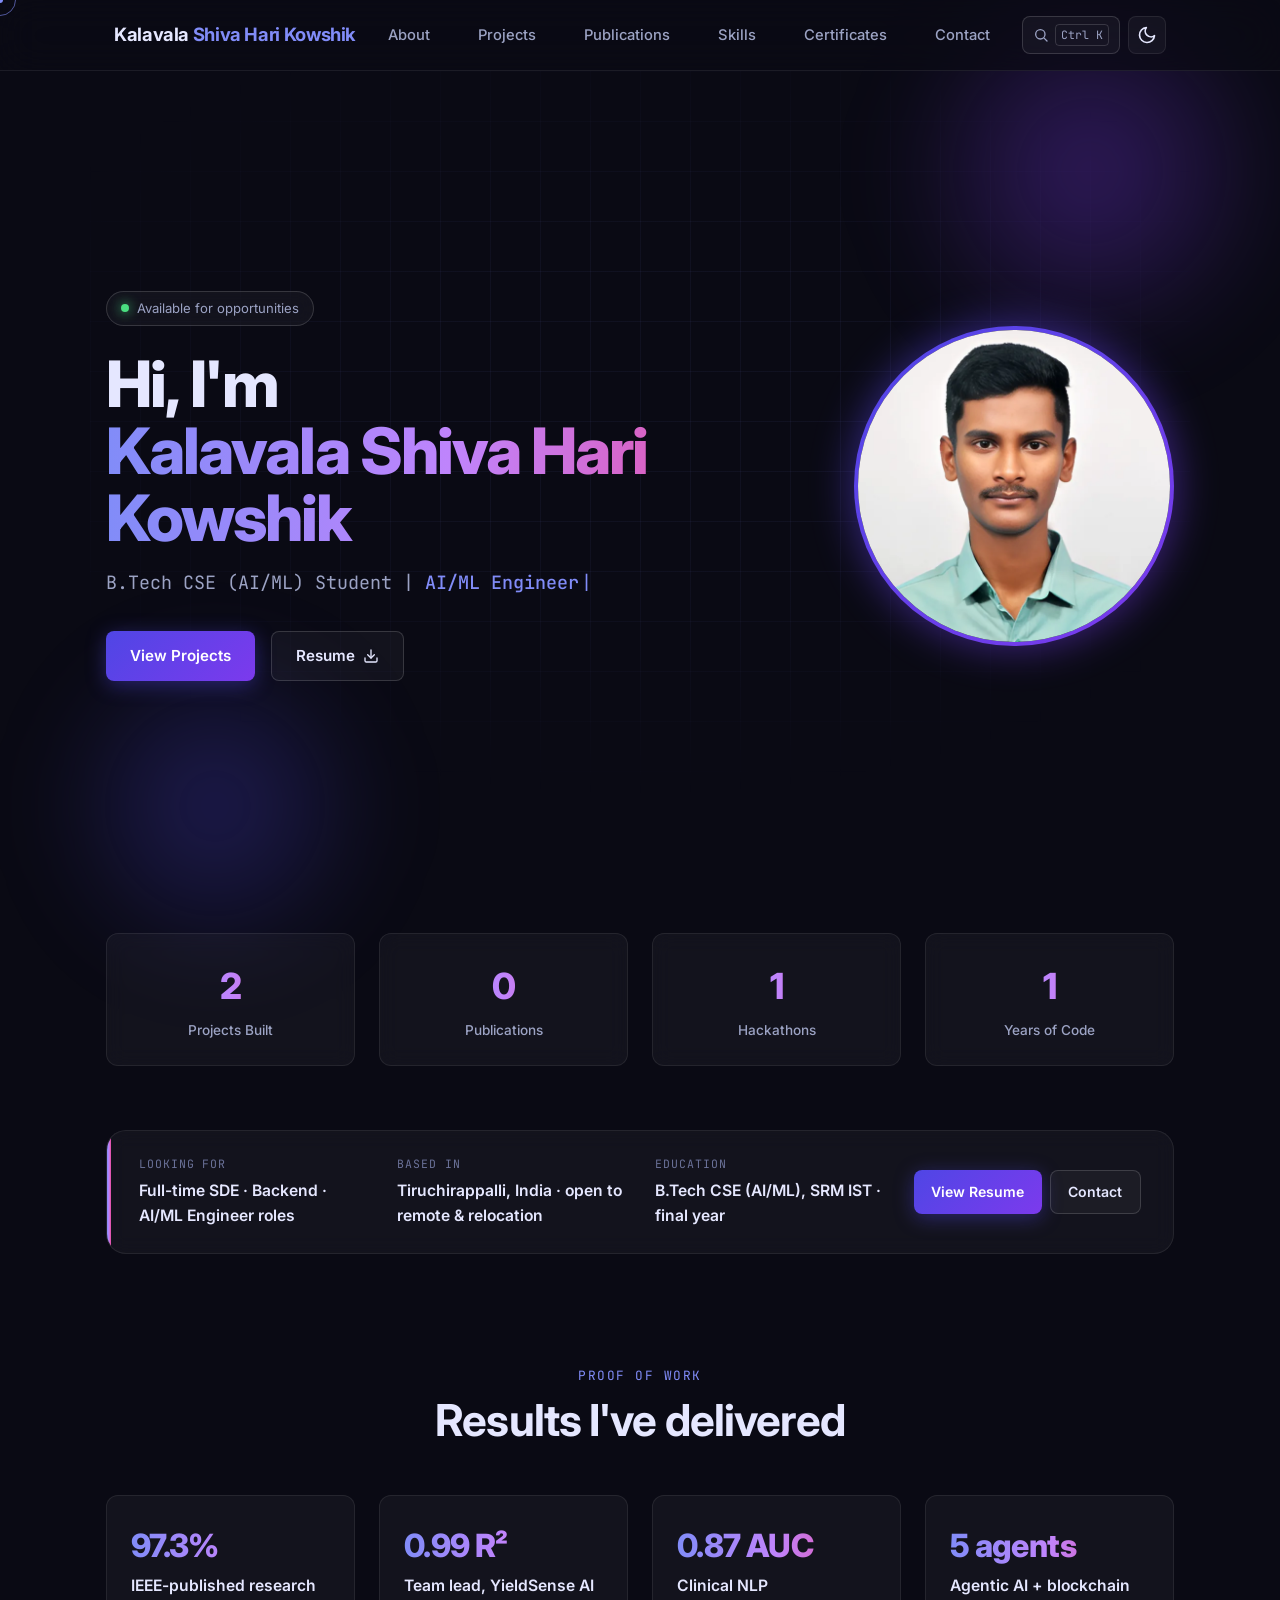
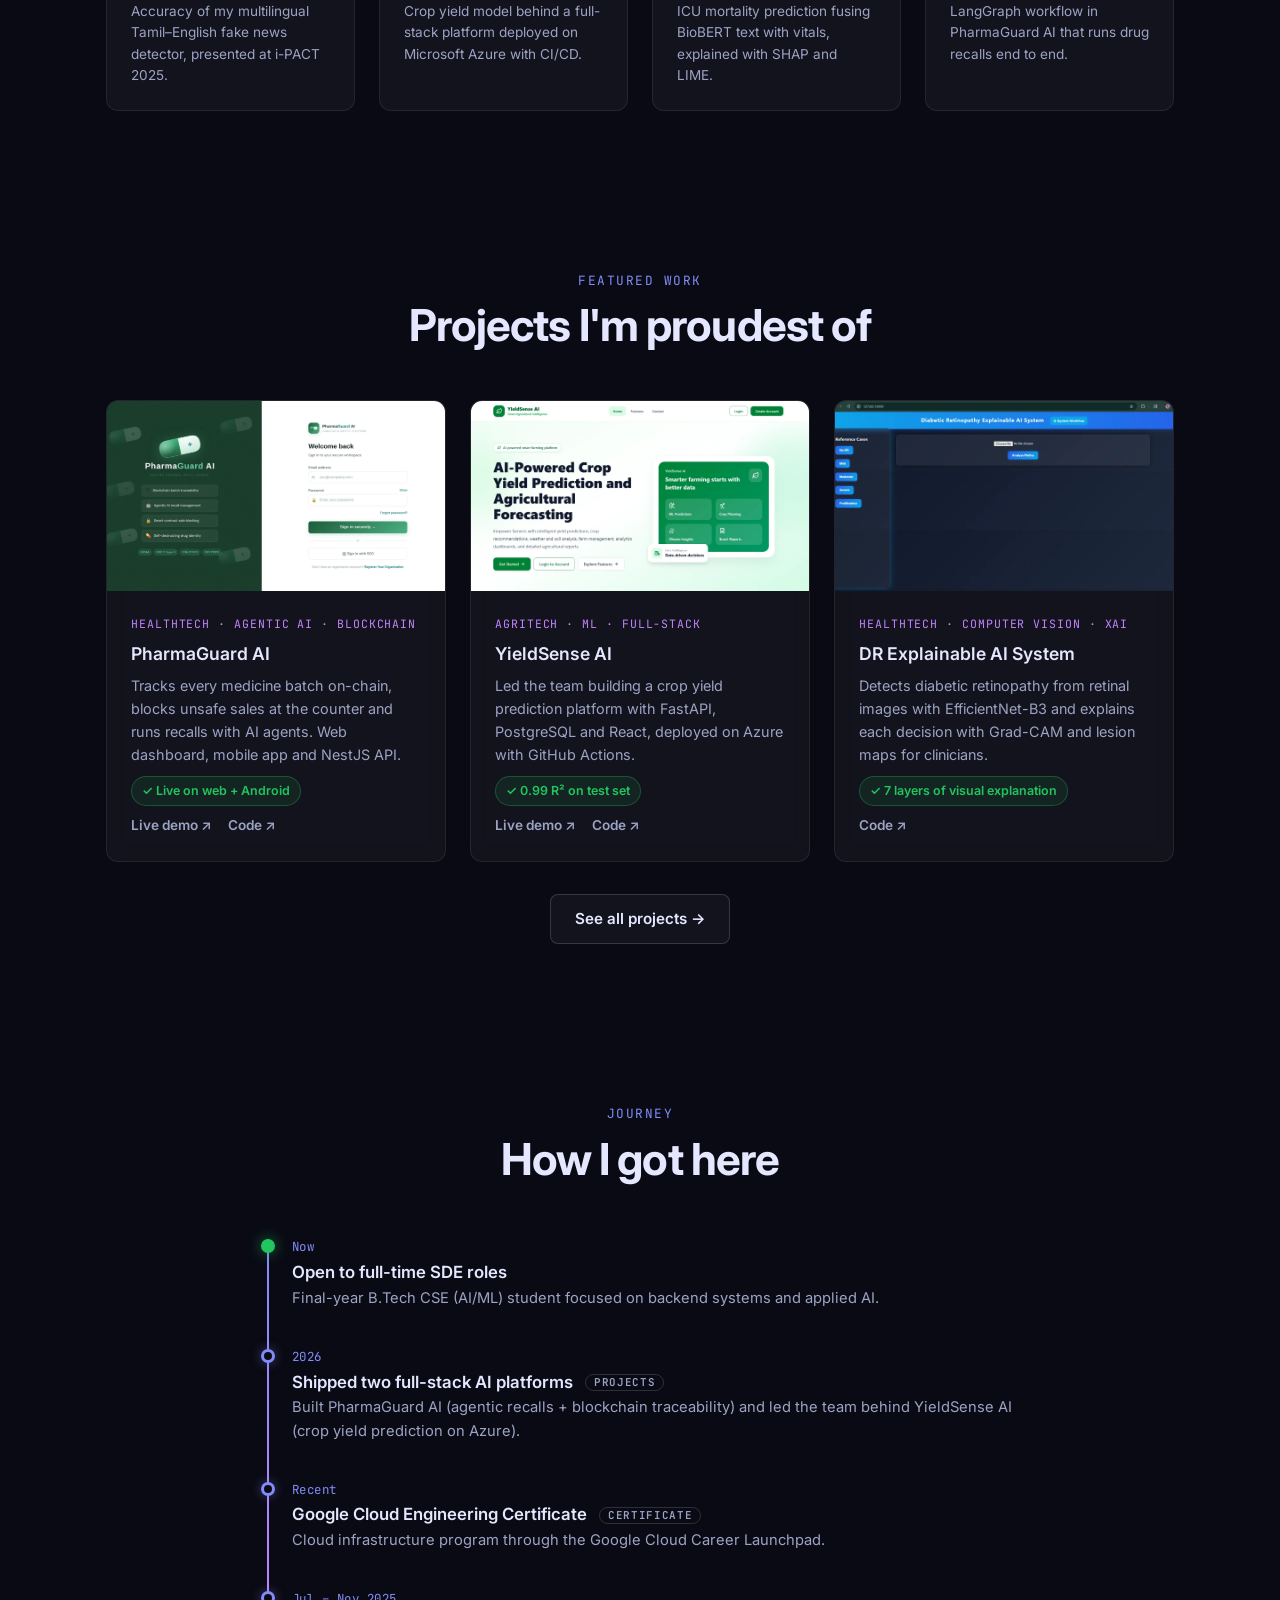
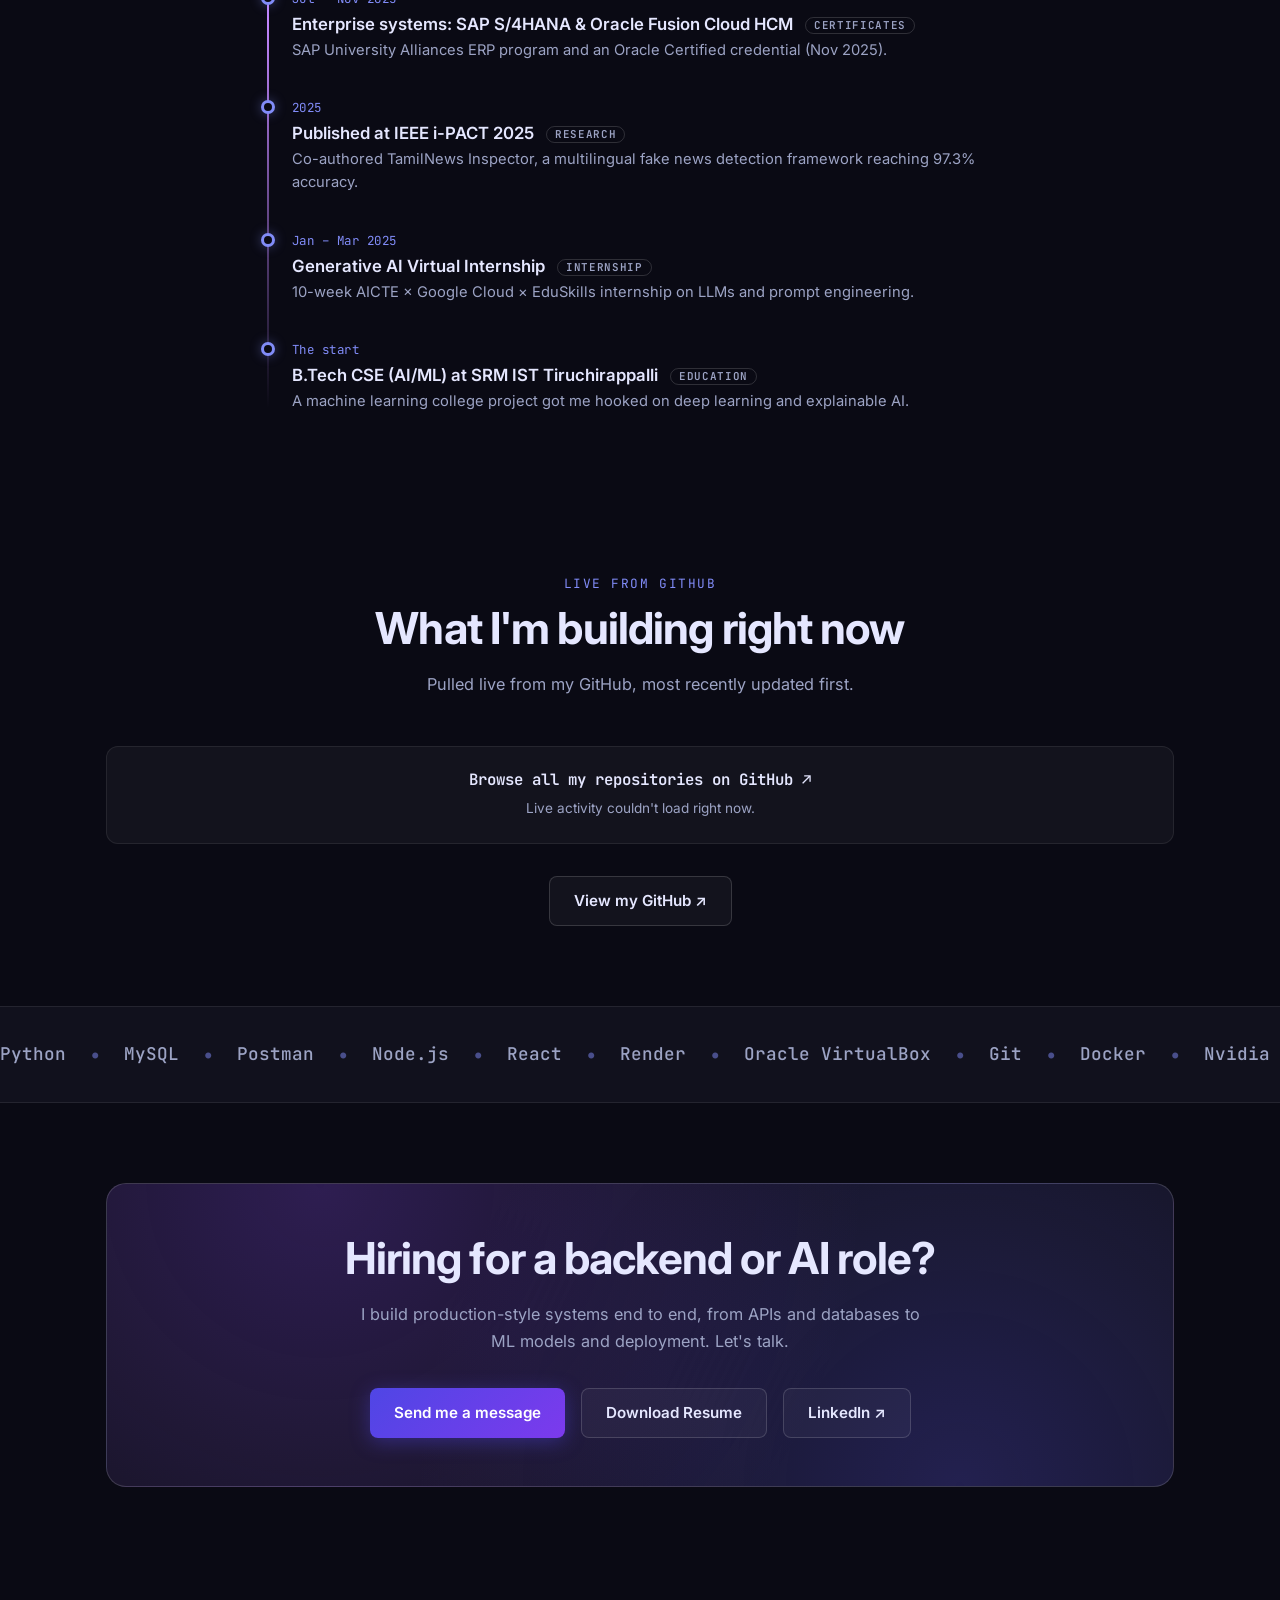
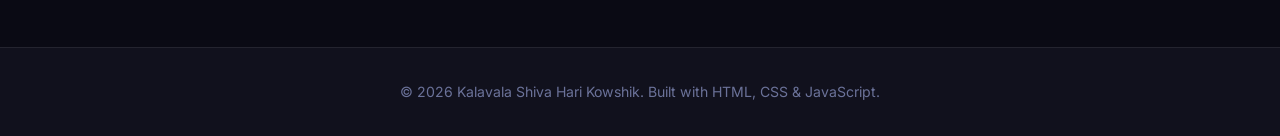
<file: index.html>
<!DOCTYPE html>
<html lang="en">
<head>
    <meta charset="UTF-8">
    <meta name="viewport" content="width=device-width, initial-scale=1.0">
    <meta name="description" content="Kalavala Shiva Hari Kowshik, final-year B.Tech CSE (AI/ML) student and backend & AI developer. Explore projects, research, skills and certificates.">
    <title>Kalavala Shiva Hari Kowshik | Backend & AI Developer</title>
    <meta name="theme-color" content="#0a0a14">
    <link rel="canonical" href="https://kalavalashivaharikowshik.github.io/portfolio/">
    <link rel="icon" href="assets/favicon.svg" type="image/svg+xml">
    <link rel="apple-touch-icon" href="assets/apple-touch-icon.png">

    <!-- Link preview (LinkedIn, WhatsApp, X, etc.) -->
    <meta property="og:type" content="website">
    <meta property="og:site_name" content="Kalavala Shiva Hari Kowshik">
    <meta property="og:title" content="Kalavala Shiva Hari Kowshik | Backend & AI Developer">
    <meta property="og:description" content="Kalavala Shiva Hari Kowshik, final-year B.Tech CSE (AI/ML) student and backend & AI developer. Explore projects, research, skills and certificates.">
    <meta property="og:url" content="https://kalavalashivaharikowshik.github.io/portfolio/">
    <meta property="og:image" content="https://kalavalashivaharikowshik.github.io/portfolio/assets/images/og-image.png">
    <meta property="og:image:width" content="1200">
    <meta property="og:image:height" content="630">
    <meta name="twitter:card" content="summary_large_image">

    <!-- Fonts -->
    <link rel="preconnect" href="https://fonts.googleapis.com">
    <link rel="preconnect" href="https://fonts.gstatic.com" crossorigin>
    <link rel="stylesheet" href="https://fonts.googleapis.com/css2?family=Inter:wght@400;500;600;700;800;900&family=JetBrains+Mono:wght@400;500&display=swap">
    <link rel="stylesheet" href="css/reset.css">
    <link rel="stylesheet" href="css/style.css">
    <link rel="stylesheet" href="css/responsive.css">
    <link rel="stylesheet" href="css/features.css">
</head>

<body data-page="home">

    <div class="cursor-dot" id="cursorDot"></div>
    <div class="cursor-ring" id="cursorRing"></div>
    <div class="scroll-progress" id="scrollProgress"></div>


    <!-- ===== NAVBAR ===== -->
    <header class="navbar">
        <div class="nav-container">
            <a href="index.html" class="logo">Kalavala<span class="logo-accent"> Shiva Hari Kowshik</span></a>
            <nav>
                <ul class="nav-links">
                    <li><a href="about.html" data-page="about">About</a></li>
                    <li><a href="projects.html" data-page="projects">Projects</a></li>
                    <li><a href="publications.html" data-page="publications">Publications</a></li>
                    <li><a href="skills.html" data-page="skills">Skills</a></li>
                    <li><a href="certificates.html" data-page="certificates">Certificates</a></li>
                    <li><a href="contact.html" data-page="contact">Contact</a></li>
                </ul>
            </nav>
            <div class="nav-actions">
                <button class="theme-toggle" id="themeToggle" aria-label="Toggle dark mode">
                    <svg class="icon-moon" width="20" height="20" viewBox="0 0 24 24" fill="none" stroke="currentColor" stroke-width="2" stroke-linecap="round" stroke-linejoin="round">
                        <path d="M21 12.79A9 9 0 1 1 11.21 3 7 7 0 0 0 21 12.79z"></path>
                    </svg>
                    <svg class="icon-sun" width="20" height="20" viewBox="0 0 24 24" fill="none" stroke="currentColor" stroke-width="2" stroke-linecap="round" stroke-linejoin="round">
                        <circle cx="12" cy="12" r="5"></circle>
                        <line x1="12" y1="1" x2="12" y2="3"></line>
                        <line x1="12" y1="21" x2="12" y2="23"></line>
                        <line x1="4.22" y1="4.22" x2="5.64" y2="5.64"></line>
                        <line x1="18.36" y1="18.36" x2="19.78" y2="19.78"></line>
                        <line x1="1" y1="12" x2="3" y2="12"></line>
                        <line x1="21" y1="12" x2="23" y2="12"></line>
                        <line x1="4.22" y1="19.78" x2="5.64" y2="18.36"></line>
                        <line x1="18.36" y1="5.64" x2="19.78" y2="4.22"></line>
                    </svg>
                </button>
                <button class="menu-toggle" aria-label="Toggle menu">
                    <span></span><span></span><span></span>
                </button>
            </div>
        </div>
    </header>


    <!-- ===== HERO ===== -->
    <section class="hero">
        <div class="mouse-glow" id="mouseGlow"></div>
        <div class="hero-grid"></div>
        <div class="blob blob-1"></div>
        <div class="blob blob-2"></div>

        <div class="hero-content">
            <div class="status-badge">
                <span class="status-dot"></span>
                Available for opportunities
            </div>

            <h1 class="hero-title">
                <span class="reveal-text">Hi, I'm</span>
                <span class="gradient-text">Kalavala Shiva Hari Kowshik</span>
            </h1>

            <p class="tagline">
                B.Tech CSE (AI/ML) Student |
                <span class="typing-text" id="typingText">Backend Developer</span><span class="typing-cursor">|</span>
            </p>

            <div class="hero-buttons">
                <a href="projects.html" class="btn btn-primary">View Projects</a>
                <a href="assets/resume.pdf" class="btn btn-secondary" download>
                    Resume
                    <svg width="16" height="16" viewBox="0 0 24 24" fill="none" stroke="currentColor" stroke-width="2" stroke-linecap="round" stroke-linejoin="round">
                        <path d="M21 15v4a2 2 0 0 1-2 2H5a2 2 0 0 1-2-2v-4"></path>
                        <polyline points="7 10 12 15 17 10"></polyline>
                        <line x1="12" y1="15" x2="12" y2="3"></line>
                    </svg>
                </a>
            </div>
        </div>

        <div class="hero-image">
            <div class="image-ring">
                <img src="assets/images/profile.webp" alt="Kalavala Shiva Hari Kowshik">
            </div>
        </div>
    </section>


    <!-- ===== STATS ===== -->
    <section class="stats">
        <div class="stats-grid">
            <div class="stat-card">
                <div class="stat-number" data-target="5">0</div>
                <div class="stat-label">Projects Built</div>
            </div>
            <div class="stat-card">
                <div class="stat-number" data-target="1">0</div>
                <div class="stat-label">Publications</div>
            </div>
            <div class="stat-card">
                <div class="stat-number" data-target="3">0</div>
                <div class="stat-label">Hackathons</div>
            </div>
            <div class="stat-card">
                <div class="stat-number" data-target="4">0</div>
                <div class="stat-label">Years of Code</div>
            </div>
        </div>
    </section>


    <!-- ===== RECRUITER SNAPSHOT ===== -->
    <section class="snapshot" aria-label="Quick summary for recruiters">
        <div class="snapshot-card">
            <div class="snapshot-item">
                <span class="label">Looking for</span>
                <span class="value">Full-time SDE · Backend · AI/ML Engineer roles</span>
            </div>
            <div class="snapshot-item">
                <span class="label">Based in</span>
                <span class="value">Tiruchirappalli, India · open to remote &amp; relocation</span>
            </div>
            <div class="snapshot-item">
                <span class="label">Education</span>
                <span class="value">B.Tech CSE (AI/ML), SRM IST · final year</span>
            </div>
            <div class="snapshot-actions">
                <a href="assets/resume.pdf" class="btn btn-primary" target="_blank" rel="noopener">View Resume</a>
                <a href="contact.html" class="btn btn-secondary">Contact</a>
            </div>
        </div>
    </section>


    <!-- ===== HIGHLIGHTS ===== -->
    <section class="highlights">
        <span class="section-eyebrow">Proof of work</span>
        <h2 class="section-title">Results I've delivered</h2>
        <div class="highlights-grid">
            <div class="highlight-card">
                <div class="highlight-value">97.3%</div>
                <h3>IEEE-published research</h3>
                <p>Accuracy of my multilingual Tamil–English fake news detector, presented at i-PACT 2025.</p>
            </div>
            <div class="highlight-card">
                <div class="highlight-value">0.99 R²</div>
                <h3>Team lead, YieldSense AI</h3>
                <p>Crop yield model behind a full-stack platform deployed on Microsoft Azure with CI/CD.</p>
            </div>
            <div class="highlight-card">
                <div class="highlight-value">0.87 AUC</div>
                <h3>Clinical NLP</h3>
                <p>ICU mortality prediction fusing BioBERT text with vitals, explained with SHAP and LIME.</p>
            </div>
            <div class="highlight-card">
                <div class="highlight-value">5 agents</div>
                <h3>Agentic AI + blockchain</h3>
                <p>LangGraph workflow in PharmaGuard AI that runs drug recalls end to end.</p>
            </div>
        </div>
    </section>


    <!-- ===== FEATURED WORK ===== -->
    <section class="featured">
        <span class="section-eyebrow">Featured work</span>
        <h2 class="section-title">Projects I'm proudest of</h2>
        <div class="featured-grid">
            <article class="featured-card">
                <div class="featured-thumb">
                    <img loading="lazy" decoding="async" src="assets/images/projects/pharmaguard-1.webp" alt="PharmaGuard AI sign-in page">
                </div>
                <div class="featured-body">
                    <span class="featured-domain">HealthTech · Agentic AI · Blockchain</span>
                    <h3>PharmaGuard AI</h3>
                    <p>Tracks every medicine batch on-chain, blocks unsafe sales at the counter and runs recalls with AI agents. Web dashboard, mobile app and NestJS API.</p>
                    <span class="metric-badge">✓ Live on web + Android</span>
                    <div class="featured-links">
                        <a href="https://pharmaguard-ai-tawny.vercel.app" target="_blank" rel="noopener">Live demo ↗</a>
                        <a href="https://github.com/kalavalashivaharikowshik/pharmaguard-ai" target="_blank" rel="noopener">Code ↗</a>
                    </div>
                </div>
            </article>
            <article class="featured-card">
                <div class="featured-thumb">
                    <img loading="lazy" decoding="async" src="assets/images/projects/yieldsense-1.webp" alt="YieldSense AI landing page">
                </div>
                <div class="featured-body">
                    <span class="featured-domain">AgriTech · ML · Full-stack</span>
                    <h3>YieldSense AI</h3>
                    <p>Led the team building a crop yield prediction platform with FastAPI, PostgreSQL and React, deployed on Azure with GitHub Actions.</p>
                    <span class="metric-badge">✓ 0.99 R² on test set</span>
                    <div class="featured-links">
                        <a href="https://jolly-cliff-0c65da800.7.azurestaticapps.net/" target="_blank" rel="noopener">Live demo ↗</a>
                        <a href="https://github.com/kalavalashivaharikowshik/YieldSense-AI" target="_blank" rel="noopener">Code ↗</a>
                    </div>
                </div>
            </article>
            <article class="featured-card">
                <div class="featured-thumb">
                    <img loading="lazy" decoding="async" src="assets/images/projects/dr-1.webp" alt="DR Explainable AI System dashboard">
                </div>
                <div class="featured-body">
                    <span class="featured-domain">HealthTech · Computer Vision · XAI</span>
                    <h3>DR Explainable AI System</h3>
                    <p>Detects diabetic retinopathy from retinal images with EfficientNet-B3 and explains each decision with Grad-CAM and lesion maps for clinicians.</p>
                    <span class="metric-badge">✓ 7 layers of visual explanation</span>
                    <div class="featured-links">
                        <a href="https://github.com/kalavalashivaharikowshik/DR-Explainable-AI-System" target="_blank" rel="noopener">Code ↗</a>
                    </div>
                </div>
            </article>
        </div>
        <div class="section-more">
            <a href="projects.html" class="btn btn-secondary">See all projects →</a>
        </div>
    </section>


    <!-- ===== JOURNEY ===== -->
    <section class="journey">
        <span class="section-eyebrow">Journey</span>
        <h2 class="section-title">How I got here</h2>
        <div class="timeline">
            <div class="timeline-item now">
                <span class="timeline-date">Now</span>
                <h3>Open to full-time SDE roles</h3>
                <p>Final-year B.Tech CSE (AI/ML) student focused on backend systems and applied AI.</p>
            </div>
            <div class="timeline-item">
                <span class="timeline-date">2026</span>
                <h3>Shipped two full-stack AI platforms <span class="timeline-type">Projects</span></h3>
                <p>Built PharmaGuard AI (agentic recalls + blockchain traceability) and led the team behind YieldSense AI (crop yield prediction on Azure).</p>
            </div>
            <div class="timeline-item">
                <span class="timeline-date">Recent</span>
                <h3>Google Cloud Engineering Certificate <span class="timeline-type">Certificate</span></h3>
                <p>Cloud infrastructure program through the Google Cloud Career Launchpad.</p>
            </div>
            <div class="timeline-item">
                <span class="timeline-date">Jul – Nov 2025</span>
                <h3>Enterprise systems: SAP S/4HANA &amp; Oracle Fusion Cloud HCM <span class="timeline-type">Certificates</span></h3>
                <p>SAP University Alliances ERP program and an Oracle Certified credential (Nov 2025).</p>
            </div>
            <div class="timeline-item">
                <span class="timeline-date">2025</span>
                <h3>Published at IEEE i-PACT 2025 <span class="timeline-type">Research</span></h3>
                <p>Co-authored TamilNews Inspector, a multilingual fake news detection framework reaching 97.3% accuracy.</p>
            </div>
            <div class="timeline-item">
                <span class="timeline-date">Jan – Mar 2025</span>
                <h3>Generative AI Virtual Internship <span class="timeline-type">Internship</span></h3>
                <p>10-week AICTE × Google Cloud × EduSkills internship on LLMs and prompt engineering.</p>
            </div>
            <div class="timeline-item">
                <span class="timeline-date">The start</span>
                <h3>B.Tech CSE (AI/ML) at SRM IST Tiruchirappalli <span class="timeline-type">Education</span></h3>
                <p>A machine learning college project got me hooked on deep learning and explainable AI.</p>
            </div>
        </div>
    </section>


    <!-- ===== LIVE GITHUB ===== -->
    <section class="github-live">
        <span class="section-eyebrow">Live from GitHub</span>
        <h2 class="section-title">What I'm building right now</h2>
        <p class="section-lead">Pulled live from my GitHub, most recently updated first.</p>
        <div class="gh-grid" id="ghGrid" data-user="kalavalashivaharikowshik">
            <div class="gh-card gh-skeleton" aria-hidden="true"></div>
            <div class="gh-card gh-skeleton" aria-hidden="true"></div>
            <div class="gh-card gh-skeleton" aria-hidden="true"></div>
        </div>
        <div class="section-more">
            <a href="https://github.com/kalavalashivaharikowshik" class="btn btn-secondary" target="_blank" rel="noopener">View my GitHub ↗</a>
        </div>
    </section>


    <!-- ===== MARQUEE ===== -->
    <section class="marquee-section">
        <div class="marquee">
            <div class="marquee-track">
                <span class="marquee-item">Python</span><span class="marquee-dot">•</span>
                <span class="marquee-item">MySQL</span><span class="marquee-dot">•</span>
                <span class="marquee-item">Postman</span><span class="marquee-dot">•</span>
                <span class="marquee-item">Node.js</span><span class="marquee-dot">•</span>
                <span class="marquee-item">React</span><span class="marquee-dot">•</span>
                <span class="marquee-item">Render</span><span class="marquee-dot">•</span>
                <span class="marquee-item">Oracle VirtualBox</span><span class="marquee-dot">•</span>
                <span class="marquee-item">Git</span><span class="marquee-dot">•</span>
                <span class="marquee-item">Docker</span><span class="marquee-dot">•</span>
                <span class="marquee-item">Nvidia NGC</span><span class="marquee-dot">•</span>
            </div>
        </div>
    </section>


    <!-- ===== HIRE-ME BAND ===== -->
    <section class="cta-wrap">
        <div class="cta-band">
            <h2>Hiring for a backend or AI role?</h2>
            <p>I build production-style systems end to end, from APIs and databases to ML models and deployment. Let's talk.</p>
            <div class="hero-buttons">
                <a href="contact.html" class="btn btn-primary">Send me a message</a>
                <a href="assets/resume.pdf" class="btn btn-secondary" download>Download Resume</a>
                <a href="https://www.linkedin.com/in/kalavala-shiva-hari-kowshik-22b60b290" class="btn btn-secondary" target="_blank" rel="noopener">LinkedIn ↗</a>
            </div>
        </div>
    </section>


    <!-- ===== FOOTER ===== -->
    <footer class="footer">
        <p>&copy; 2026 Kalavala Shiva Hari Kowshik. Built with HTML, CSS &amp; JavaScript.</p>
    </footer>

    <script src="js/script.js"></script>
    <script src="js/features.js"></script>
</body>
</html>
</file>
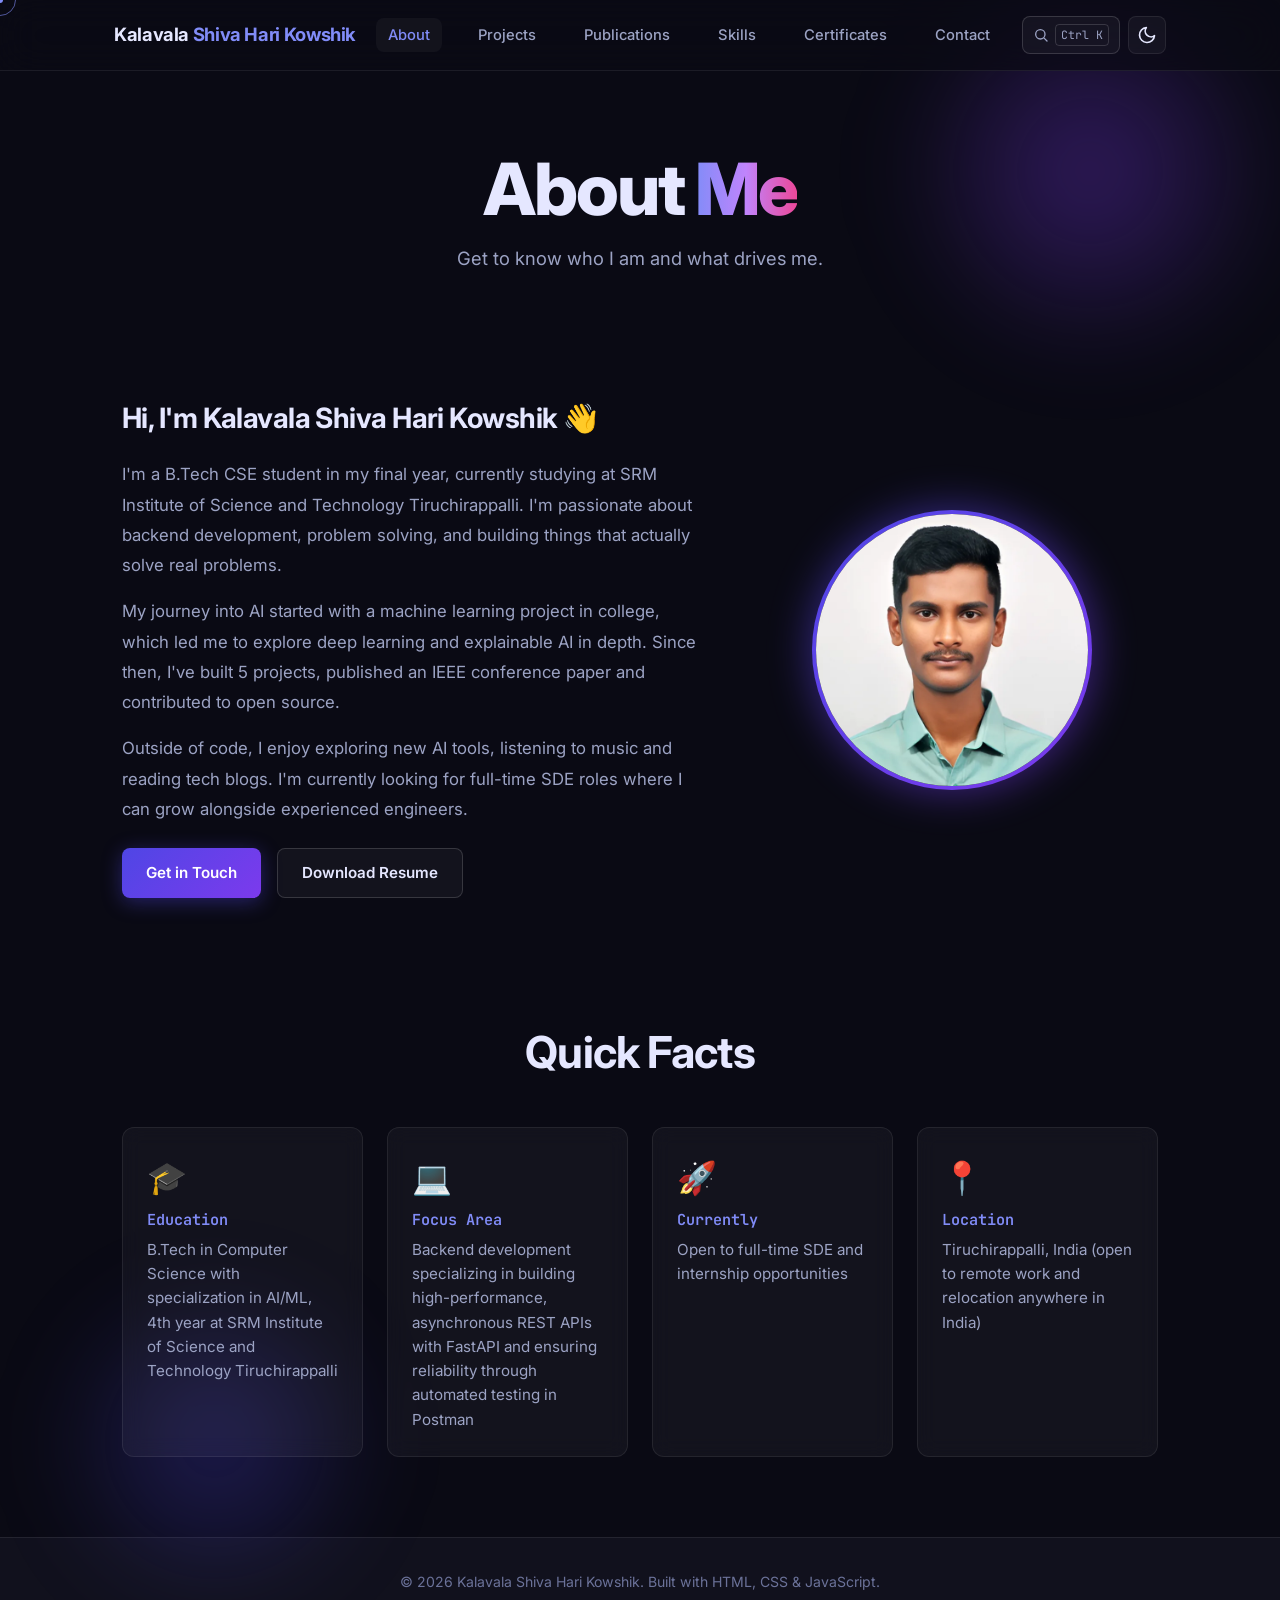
<file: about.html>
<!DOCTYPE html>
<html lang="en">
<head>
    <meta charset="UTF-8">
    <meta name="viewport" content="width=device-width, initial-scale=1.0">
    <meta name="description" content="About Kalavala Shiva Hari Kowshik: final-year B.Tech CSE (AI/ML) student at SRM IST Tiruchirappalli, focused on backend development and explainable AI.">
    <title>About | Kalavala Shiva Hari Kowshik</title>
    <meta name="theme-color" content="#0a0a14">
    <link rel="canonical" href="https://kalavalashivaharikowshik.github.io/portfolio/about.html">
    <link rel="icon" href="assets/favicon.svg" type="image/svg+xml">
    <link rel="apple-touch-icon" href="assets/apple-touch-icon.png">

    <!-- Link preview (LinkedIn, WhatsApp, X, etc.) -->
    <meta property="og:type" content="website">
    <meta property="og:site_name" content="Kalavala Shiva Hari Kowshik">
    <meta property="og:title" content="About | Kalavala Shiva Hari Kowshik">
    <meta property="og:description" content="About Kalavala Shiva Hari Kowshik: final-year B.Tech CSE (AI/ML) student at SRM IST Tiruchirappalli, focused on backend development and explainable AI.">
    <meta property="og:url" content="https://kalavalashivaharikowshik.github.io/portfolio/about.html">
    <meta property="og:image" content="https://kalavalashivaharikowshik.github.io/portfolio/assets/images/og-image.png">
    <meta property="og:image:width" content="1200">
    <meta property="og:image:height" content="630">
    <meta name="twitter:card" content="summary_large_image">

    <!-- Fonts -->
    <link rel="preconnect" href="https://fonts.googleapis.com">
    <link rel="preconnect" href="https://fonts.gstatic.com" crossorigin>
    <link rel="stylesheet" href="https://fonts.googleapis.com/css2?family=Inter:wght@400;500;600;700;800;900&family=JetBrains+Mono:wght@400;500&display=swap">
    <link rel="stylesheet" href="css/reset.css">
    <link rel="stylesheet" href="css/style.css">
    <link rel="stylesheet" href="css/responsive.css">
    <link rel="stylesheet" href="css/features.css">
</head>

<body data-page="about">

    <div class="cursor-dot" id="cursorDot"></div>
    <div class="cursor-ring" id="cursorRing"></div>
    <div class="scroll-progress" id="scrollProgress"></div>

    <header class="navbar">
        <div class="nav-container">
            <a href="index.html" class="logo">Kalavala<span class="logo-accent"> Shiva Hari Kowshik</span></a>
            <nav>
                <ul class="nav-links">
                    <li><a href="about.html" data-page="about">About</a></li>
                    <li><a href="projects.html" data-page="projects">Projects</a></li>
                    <li><a href="publications.html" data-page="publications">Publications</a></li>
                    <li><a href="skills.html" data-page="skills">Skills</a></li>
                    <li><a href="certificates.html" data-page="certificates">Certificates</a></li>
                    <li><a href="contact.html" data-page="contact">Contact</a></li>
                </ul>
            </nav>
            <div class="nav-actions">
                <button class="theme-toggle" id="themeToggle" aria-label="Toggle dark mode">
                    <svg class="icon-moon" width="20" height="20" viewBox="0 0 24 24" fill="none" stroke="currentColor" stroke-width="2" stroke-linecap="round" stroke-linejoin="round"><path d="M21 12.79A9 9 0 1 1 11.21 3 7 7 0 0 0 21 12.79z"></path></svg>
                    <svg class="icon-sun" width="20" height="20" viewBox="0 0 24 24" fill="none" stroke="currentColor" stroke-width="2" stroke-linecap="round" stroke-linejoin="round"><circle cx="12" cy="12" r="5"></circle><line x1="12" y1="1" x2="12" y2="3"></line><line x1="12" y1="21" x2="12" y2="23"></line><line x1="4.22" y1="4.22" x2="5.64" y2="5.64"></line><line x1="18.36" y1="18.36" x2="19.78" y2="19.78"></line><line x1="1" y1="12" x2="3" y2="12"></line><line x1="21" y1="12" x2="23" y2="12"></line><line x1="4.22" y1="19.78" x2="5.64" y2="18.36"></line><line x1="18.36" y1="5.64" x2="19.78" y2="4.22"></line></svg>
                </button>
                <button class="menu-toggle" aria-label="Toggle menu"><span></span><span></span><span></span></button>
            </div>
        </div>
    </header>


    <!-- ===== PAGE CONTENT ===== -->
    <main class="page-content">
        <div class="blob blob-1"></div>
        <div class="blob blob-2"></div>

        <section class="page-header">
            <h1 class="page-title">
                <span class="reveal-text">About</span>
                <span class="gradient-text reveal-text">Me</span>
            </h1>
            <p class="page-subtitle">Get to know who I am and what drives me.</p>
        </section>

        <section class="about-detailed">
            <div class="about-grid">
                <div class="about-text">
                    <h2>Hi, I'm Kalavala Shiva Hari Kowshik 👋</h2>
                    <p>
                        I'm a B.Tech CSE student in my final year, currently studying at SRM Institute of Science and Technology Tiruchirappalli.
                        I'm passionate about backend development, problem solving, and building things that actually solve real problems.
                    </p>
                    <p>
                        My journey into AI started with a machine learning project in college, which led me to explore deep learning and explainable AI in depth.
                        Since then, I've built 5 projects, published an IEEE conference paper and contributed to open source.
                    </p>
                    <p>
                        Outside of code, I enjoy exploring new AI tools, listening to music and reading tech blogs.
                        I'm currently looking for full-time SDE roles where I can grow alongside experienced engineers.
                    </p>

                    <div class="about-cta">
                        <a href="contact.html" class="btn btn-primary">Get in Touch</a>
                        <a href="assets/resume.pdf" class="btn btn-secondary" download>Download Resume</a>
                    </div>
                </div>

                <div class="about-image">
                    <div class="image-ring">
                        <img src="assets/images/profile.webp" alt="Kalavala Shiva Hari Kowshik">
                    </div>
                </div>
            </div>
        </section>


        <!-- Quick facts -->
        <section class="quick-facts">
            <h2 class="section-title">Quick Facts</h2>
            <div class="facts-grid">
                <div class="fact-card">
                    <div class="fact-icon">🎓</div>
                    <h3>Education</h3>
                    <p>B.Tech in Computer Science with specialization in AI/ML, 4th year at SRM Institute of Science and Technology Tiruchirappalli</p>
                </div>
                <div class="fact-card">
                    <div class="fact-icon">💻</div>
                    <h3>Focus Area</h3>
                    <p>Backend development specializing in building high-performance, asynchronous REST APIs with FastAPI and ensuring reliability through automated testing in Postman</p>
                </div>
                <div class="fact-card">
                    <div class="fact-icon">🚀</div>
                    <h3>Currently</h3>
                    <p>Open to full-time SDE and internship opportunities</p>
                </div>
                <div class="fact-card">
                    <div class="fact-icon">📍</div>
                    <h3>Location</h3>
                    <p>Tiruchirappalli, India (open to remote work and relocation anywhere in India)</p>
                </div>
            </div>
        </section>
    </main>


    <footer class="footer">
        <p>&copy; 2026 Kalavala Shiva Hari Kowshik. Built with HTML, CSS &amp; JavaScript.</p>
    </footer>

    <script src="js/script.js"></script>
    <script src="js/features.js"></script>
</body>
</html>
</file>
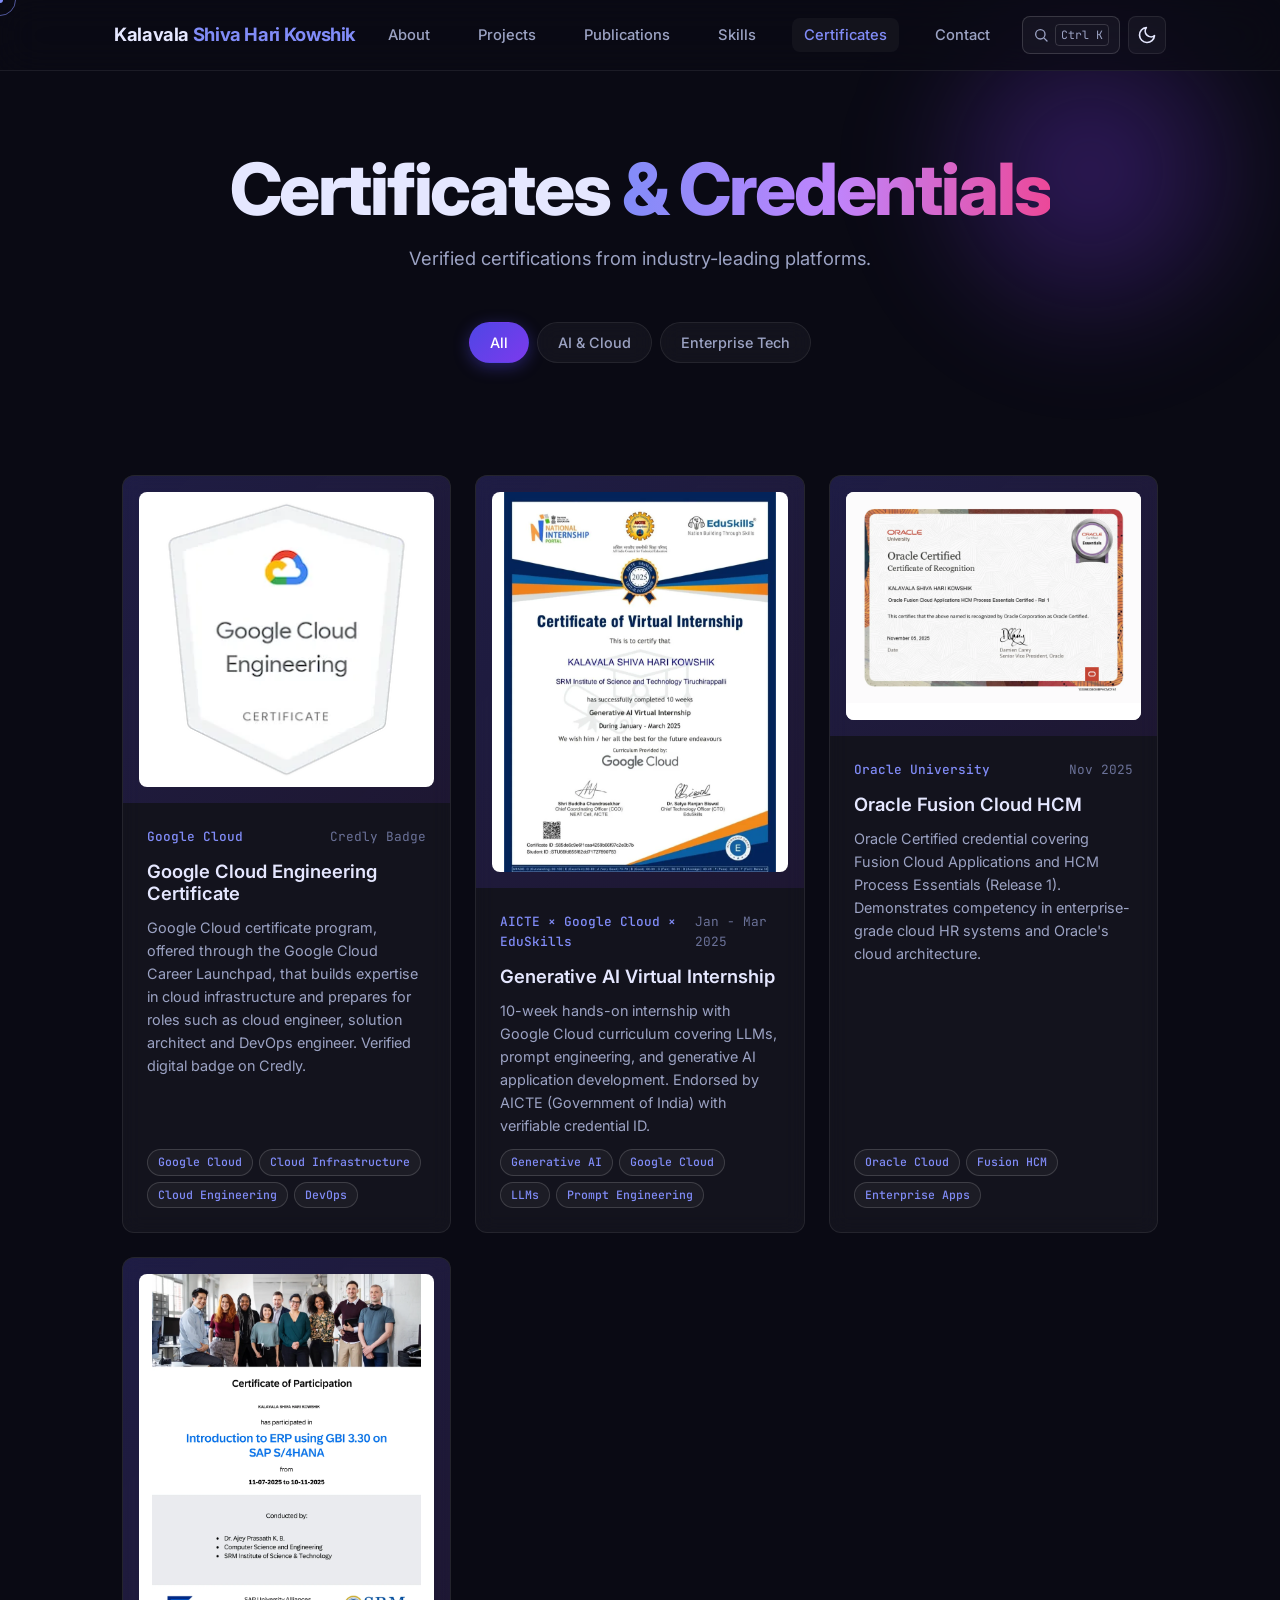
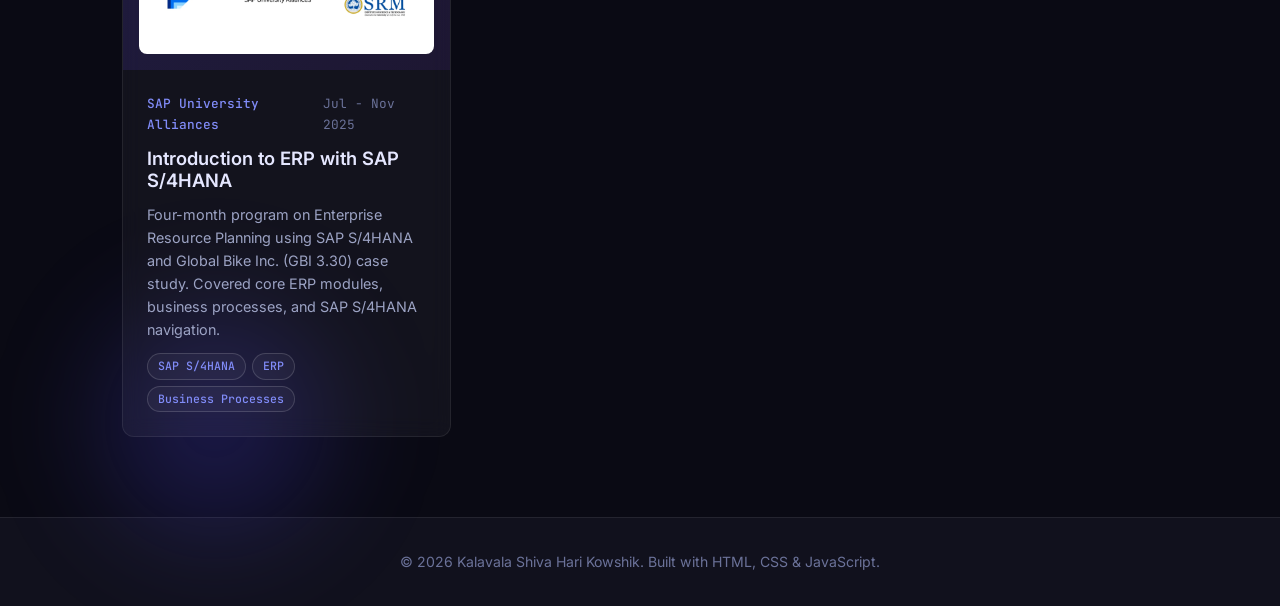
<file: certificates.html>
<!DOCTYPE html>
<html lang="en">
<head>
    <meta charset="UTF-8">
    <meta name="viewport" content="width=device-width, initial-scale=1.0">
    <meta name="description" content="Verified certifications earned by Kalavala Shiva Hari Kowshik from Google Cloud, Oracle and SAP.">
    <title>Certificates | Kalavala Shiva Hari Kowshik</title>
    <meta name="theme-color" content="#0a0a14">
    <link rel="canonical" href="https://kalavalashivaharikowshik.github.io/portfolio/certificates.html">
    <link rel="icon" href="assets/favicon.svg" type="image/svg+xml">
    <link rel="apple-touch-icon" href="assets/apple-touch-icon.png">

    <!-- Link preview (LinkedIn, WhatsApp, X, etc.) -->
    <meta property="og:type" content="website">
    <meta property="og:site_name" content="Kalavala Shiva Hari Kowshik">
    <meta property="og:title" content="Certificates | Kalavala Shiva Hari Kowshik">
    <meta property="og:description" content="Verified certifications earned by Kalavala Shiva Hari Kowshik from Google Cloud, Oracle and SAP.">
    <meta property="og:url" content="https://kalavalashivaharikowshik.github.io/portfolio/certificates.html">
    <meta property="og:image" content="https://kalavalashivaharikowshik.github.io/portfolio/assets/images/og-image.png">
    <meta property="og:image:width" content="1200">
    <meta property="og:image:height" content="630">
    <meta name="twitter:card" content="summary_large_image">

    <!-- Fonts -->
    <link rel="preconnect" href="https://fonts.googleapis.com">
    <link rel="preconnect" href="https://fonts.gstatic.com" crossorigin>
    <link rel="stylesheet" href="https://fonts.googleapis.com/css2?family=Inter:wght@400;500;600;700;800;900&family=JetBrains+Mono:wght@400;500&display=swap">
    <link rel="stylesheet" href="css/reset.css">
    <link rel="stylesheet" href="css/style.css">
    <link rel="stylesheet" href="css/responsive.css">
    <link rel="stylesheet" href="css/features.css">
</head>

<body data-page="certificates">

    <div class="cursor-dot" id="cursorDot"></div>
    <div class="cursor-ring" id="cursorRing"></div>
    <div class="scroll-progress" id="scrollProgress"></div>

    <header class="navbar">
        <div class="nav-container">
            <a href="index.html" class="logo">Kalavala<span class="logo-accent"> Shiva Hari Kowshik</span></a>
            <nav>
                <ul class="nav-links">
                    <li><a href="about.html" data-page="about">About</a></li>
                    <li><a href="projects.html" data-page="projects">Projects</a></li>
                    <li><a href="publications.html" data-page="publications">Publications</a></li>
                    <li><a href="skills.html" data-page="skills">Skills</a></li>
                    <li><a href="certificates.html" data-page="certificates">Certificates</a></li>
                    <li><a href="contact.html" data-page="contact">Contact</a></li>
                </ul>
            </nav>
            <div class="nav-actions">
                <button class="theme-toggle" id="themeToggle" aria-label="Toggle dark mode">
                    <svg class="icon-moon" width="20" height="20" viewBox="0 0 24 24" fill="none" stroke="currentColor" stroke-width="2" stroke-linecap="round" stroke-linejoin="round"><path d="M21 12.79A9 9 0 1 1 11.21 3 7 7 0 0 0 21 12.79z"></path></svg>
                    <svg class="icon-sun" width="20" height="20" viewBox="0 0 24 24" fill="none" stroke="currentColor" stroke-width="2" stroke-linecap="round" stroke-linejoin="round"><circle cx="12" cy="12" r="5"></circle><line x1="12" y1="1" x2="12" y2="3"></line><line x1="12" y1="21" x2="12" y2="23"></line><line x1="4.22" y1="4.22" x2="5.64" y2="5.64"></line><line x1="18.36" y1="18.36" x2="19.78" y2="19.78"></line><line x1="1" y1="12" x2="3" y2="12"></line><line x1="21" y1="12" x2="23" y2="12"></line><line x1="4.22" y1="19.78" x2="5.64" y2="18.36"></line><line x1="18.36" y1="5.64" x2="19.78" y2="4.22"></line></svg>
                </button>
                <button class="menu-toggle" aria-label="Toggle menu"><span></span><span></span><span></span></button>
            </div>
        </div>
    </header>


    <main class="page-content">
        <div class="blob blob-1"></div>
        <div class="blob blob-2"></div>

        <section class="page-header">
            <h1 class="page-title">
                <span class="reveal-text">Certificates</span>
                <span class="gradient-text reveal-text">&amp; Credentials</span>
            </h1>
            <p class="page-subtitle">Verified certifications from industry-leading platforms.</p>
        </section>


        <!-- Filter buttons -->
        <section class="cert-filters">
            <button class="filter-btn active" data-filter="all">All</button>
            <button class="filter-btn" data-filter="ai">AI &amp; Cloud</button>
            <button class="filter-btn" data-filter="enterprise">Enterprise Tech</button>
        </section>


        <!-- Certificates grid -->
        <section class="certificates">
            <div class="cert-grid">

                <!-- Google Cloud Engineering Certificate (placed first) -->
                <article class="cert-card" data-category="ai">
                    <div class="cert-image">
                        <img loading="lazy" decoding="async" src="assets/images/certificates/google-cloud-engineering.webp" alt="Google Cloud Engineering Certificate badge">
                        <div class="cert-overlay">
                            <a href="https://www.credly.com/badges/e95ee9af-bd75-48cf-adfc-b9157b905509/public_url" target="_blank" rel="noopener" class="cert-verify-btn">
                                <svg width="16" height="16" viewBox="0 0 24 24" fill="none" stroke="currentColor" stroke-width="2" stroke-linecap="round" stroke-linejoin="round"><path d="M18 13v6a2 2 0 0 1-2 2H5a2 2 0 0 1-2-2V8a2 2 0 0 1 2-2h6"></path><polyline points="15 3 21 3 21 9"></polyline><line x1="10" y1="14" x2="21" y2="3"></line></svg>
                                Verify
                            </a>
                        </div>
                    </div>
                    <div class="cert-info">
                        <div class="cert-meta">
                            <span class="cert-issuer">Google Cloud</span>
                            <span class="cert-date">Credly Badge</span>
                        </div>
                        <h3>Google Cloud Engineering Certificate</h3>
                        <p>Google Cloud certificate program, offered through the Google Cloud Career Launchpad, that builds expertise in cloud infrastructure and prepares for roles such as cloud engineer, solution architect and DevOps engineer. Verified digital badge on Credly.</p>
                        <div class="cert-tags">
                            <span>Google Cloud</span>
                            <span>Cloud Infrastructure</span>
                            <span>Cloud Engineering</span>
                            <span>DevOps</span>
                        </div>
                    </div>
                </article>

                <!-- Certificate 1: Google Cloud Generative AI Virtual Internship -->
                <article class="cert-card" data-category="ai">
                    <div class="cert-image">
                        <img loading="lazy" decoding="async" src="assets/images/certificates/genai-internship.webp" alt="Generative AI Virtual Internship Certificate">
                        <div class="cert-overlay">
                            <a href="https://www.linkedin.com/posts/kalavala-shiva-hari-kowshik-22b60b290_generativeai-ai-googlecloud-share-7354181177181696000-LaaY/?utm_source=share&utm_medium=member_desktop&rcm=ACoAAEaR04MBkIpCcmtThfjxIx7LMF2UyoHlEnQ" target="_blank" rel="noopener" class="cert-verify-btn">
                                <svg width="16" height="16" viewBox="0 0 24 24" fill="none" stroke="currentColor" stroke-width="2" stroke-linecap="round" stroke-linejoin="round"><path d="M18 13v6a2 2 0 0 1-2 2H5a2 2 0 0 1-2-2V8a2 2 0 0 1 2-2h6"></path><polyline points="15 3 21 3 21 9"></polyline><line x1="10" y1="14" x2="21" y2="3"></line></svg>
                                Verify
                            </a>
                        </div>
                    </div>
                    <div class="cert-info">
                        <div class="cert-meta">
                            <span class="cert-issuer">AICTE × Google Cloud × EduSkills</span>
                            <span class="cert-date">Jan - Mar 2025</span>
                        </div>
                        <h3>Generative AI Virtual Internship</h3>
                        <p>10-week hands-on internship with Google Cloud curriculum covering LLMs, prompt engineering, and generative AI application development. Endorsed by AICTE (Government of India) with verifiable credential ID.</p>
                        <div class="cert-tags">
                            <span>Generative AI</span>
                            <span>Google Cloud</span>
                            <span>LLMs</span>
                            <span>Prompt Engineering</span>
                        </div>
                    </div>
                </article>

                <!-- Certificate 2: Oracle Fusion Cloud HCM -->
                <article class="cert-card" data-category="enterprise">
                    <div class="cert-image">
                        <img loading="lazy" decoding="async" src="assets/images/certificates/oracle-hcm.webp" alt="Oracle Fusion Cloud HCM Certificate">
                        <div class="cert-overlay">
                            <a href="https://www.linkedin.com/posts/kalavala-shiva-hari-kowshik-22b60b290_oracle-oraclefusion-hcm-share-7423618690912468992-0EIh/?utm_source=share&utm_medium=member_desktop&rcm=ACoAAEaR04MBkIpCcmtThfjxIx7LMF2UyoHlEnQ" target="_blank" rel="noopener" class="cert-verify-btn">
                                <svg width="16" height="16" viewBox="0 0 24 24" fill="none" stroke="currentColor" stroke-width="2" stroke-linecap="round" stroke-linejoin="round"><path d="M18 13v6a2 2 0 0 1-2 2H5a2 2 0 0 1-2-2V8a2 2 0 0 1 2-2h6"></path><polyline points="15 3 21 3 21 9"></polyline><line x1="10" y1="14" x2="21" y2="3"></line></svg>
                                Verify
                            </a>
                        </div>
                    </div>
                    <div class="cert-info">
                        <div class="cert-meta">
                            <span class="cert-issuer">Oracle University</span>
                            <span class="cert-date">Nov 2025</span>
                        </div>
                        <h3>Oracle Fusion Cloud HCM</h3>
                        <p>Oracle Certified credential covering Fusion Cloud Applications and HCM Process Essentials (Release 1). Demonstrates competency in enterprise-grade cloud HR systems and Oracle's cloud architecture.</p>
                        <div class="cert-tags">
                            <span>Oracle Cloud</span>
                            <span>Fusion HCM</span>
                            <span>Enterprise Apps</span>
                        </div>
                    </div>
                </article>

                <!-- Certificate 3: SAP ERP -->
                <article class="cert-card" data-category="enterprise">
                    <div class="cert-image">
                        <img loading="lazy" decoding="async" src="assets/images/certificates/sap-erp.webp" alt="SAP ERP Certificate">
                        <div class="cert-overlay">
                            <a href="https://www.linkedin.com/posts/kalavala-shiva-hari-kowshik-22b60b290_sap-erp-saps4hana-share-7435304465001263104-QkZx/?utm_source=share&utm_medium=member_desktop&rcm=ACoAAEaR04MBkIpCcmtThfjxIx7LMF2UyoHlEnQ" target="_blank" rel="noopener" class="cert-verify-btn">
                                <svg width="16" height="16" viewBox="0 0 24 24" fill="none" stroke="currentColor" stroke-width="2" stroke-linecap="round" stroke-linejoin="round"><path d="M18 13v6a2 2 0 0 1-2 2H5a2 2 0 0 1-2-2V8a2 2 0 0 1 2-2h6"></path><polyline points="15 3 21 3 21 9"></polyline><line x1="10" y1="14" x2="21" y2="3"></line></svg>
                                Verify
                            </a>
                        </div>
                    </div>
                    <div class="cert-info">
                        <div class="cert-meta">
                            <span class="cert-issuer">SAP University Alliances</span>
                            <span class="cert-date">Jul - Nov 2025</span>
                        </div>
                        <h3>Introduction to ERP with SAP S/4HANA</h3>
                        <p>Four-month program on Enterprise Resource Planning using SAP S/4HANA and Global Bike Inc. (GBI 3.30) case study. Covered core ERP modules, business processes, and SAP S/4HANA navigation.</p>
                        <div class="cert-tags">
                            <span>SAP S/4HANA</span>
                            <span>ERP</span>
                            <span>Business Processes</span>
                        </div>
                    </div>
                </article>

            </div>
        </section>
    </main>


    <footer class="footer">
        <p>&copy; 2026 Kalavala Shiva Hari Kowshik. Built with HTML, CSS &amp; JavaScript.</p>
    </footer>

    <script src="js/script.js"></script>
    <script src="js/features.js"></script>
</body>
</html>
</file>
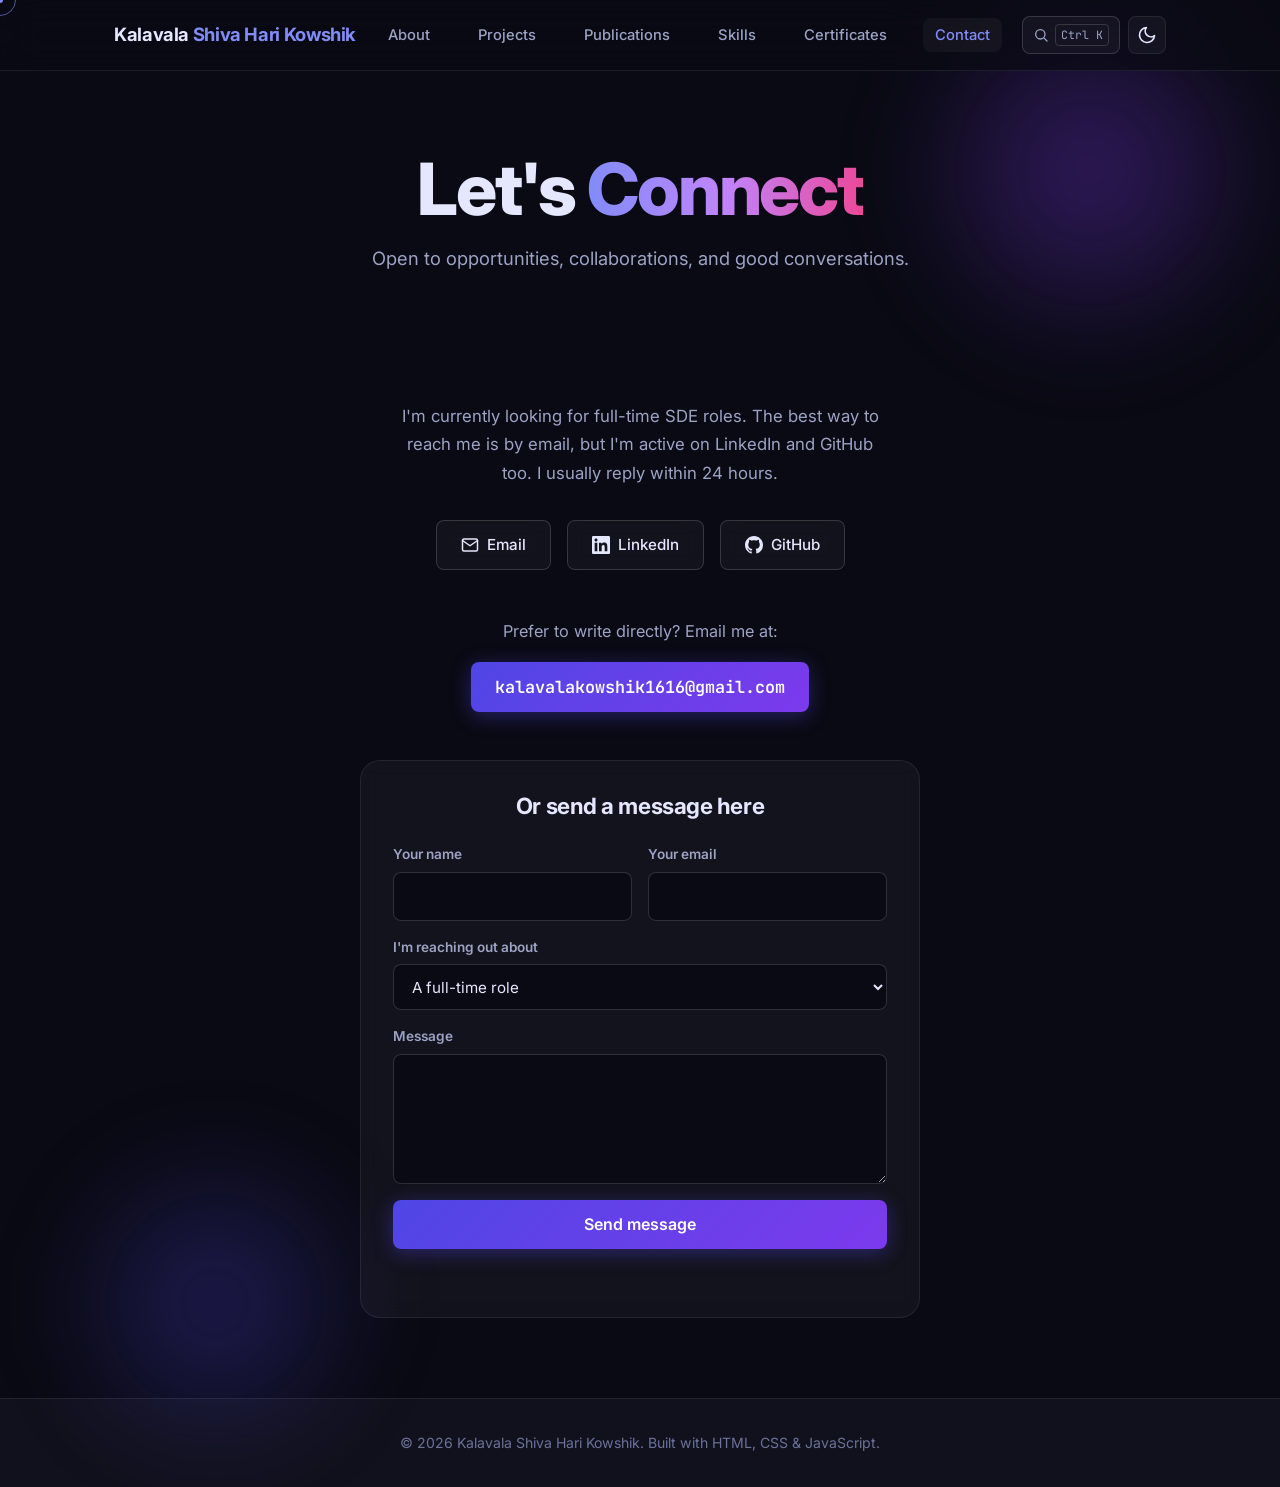
<file: contact.html>
<!DOCTYPE html>
<html lang="en">
<head>
    <meta charset="UTF-8">
    <meta name="viewport" content="width=device-width, initial-scale=1.0">
    <meta name="description" content="Get in touch with Kalavala Shiva Hari Kowshik by email, LinkedIn or GitHub.">
    <title>Contact | Kalavala Shiva Hari Kowshik</title>
    <meta name="theme-color" content="#0a0a14">
    <link rel="canonical" href="https://kalavalashivaharikowshik.github.io/portfolio/contact.html">
    <link rel="icon" href="assets/favicon.svg" type="image/svg+xml">
    <link rel="apple-touch-icon" href="assets/apple-touch-icon.png">

    <!-- Link preview (LinkedIn, WhatsApp, X, etc.) -->
    <meta property="og:type" content="website">
    <meta property="og:site_name" content="Kalavala Shiva Hari Kowshik">
    <meta property="og:title" content="Contact | Kalavala Shiva Hari Kowshik">
    <meta property="og:description" content="Get in touch with Kalavala Shiva Hari Kowshik by email, LinkedIn or GitHub.">
    <meta property="og:url" content="https://kalavalashivaharikowshik.github.io/portfolio/contact.html">
    <meta property="og:image" content="https://kalavalashivaharikowshik.github.io/portfolio/assets/images/og-image.png">
    <meta property="og:image:width" content="1200">
    <meta property="og:image:height" content="630">
    <meta name="twitter:card" content="summary_large_image">

    <!-- Fonts -->
    <link rel="preconnect" href="https://fonts.googleapis.com">
    <link rel="preconnect" href="https://fonts.gstatic.com" crossorigin>
    <link rel="stylesheet" href="https://fonts.googleapis.com/css2?family=Inter:wght@400;500;600;700;800;900&family=JetBrains+Mono:wght@400;500&display=swap">
    <link rel="stylesheet" href="css/reset.css">
    <link rel="stylesheet" href="css/style.css">
    <link rel="stylesheet" href="css/responsive.css">
    <link rel="stylesheet" href="css/features.css">
</head>

<body data-page="contact">

    <div class="cursor-dot" id="cursorDot"></div>
    <div class="cursor-ring" id="cursorRing"></div>
    <div class="scroll-progress" id="scrollProgress"></div>

    <header class="navbar">
        <div class="nav-container">
            <a href="index.html" class="logo">Kalavala<span class="logo-accent"> Shiva Hari Kowshik</span></a>
            <nav>
                <ul class="nav-links">
                    <li><a href="about.html" data-page="about">About</a></li>
                    <li><a href="projects.html" data-page="projects">Projects</a></li>
                    <li><a href="publications.html" data-page="publications">Publications</a></li>
                    <li><a href="skills.html" data-page="skills">Skills</a></li>
                    <li><a href="certificates.html" data-page="certificates">Certificates</a></li>
                    <li><a href="contact.html" data-page="contact">Contact</a></li>
                </ul>
            </nav>
            <div class="nav-actions">
                <button class="theme-toggle" id="themeToggle" aria-label="Toggle dark mode">
                    <svg class="icon-moon" width="20" height="20" viewBox="0 0 24 24" fill="none" stroke="currentColor" stroke-width="2" stroke-linecap="round" stroke-linejoin="round"><path d="M21 12.79A9 9 0 1 1 11.21 3 7 7 0 0 0 21 12.79z"></path></svg>
                    <svg class="icon-sun" width="20" height="20" viewBox="0 0 24 24" fill="none" stroke="currentColor" stroke-width="2" stroke-linecap="round" stroke-linejoin="round"><circle cx="12" cy="12" r="5"></circle><line x1="12" y1="1" x2="12" y2="3"></line><line x1="12" y1="21" x2="12" y2="23"></line><line x1="4.22" y1="4.22" x2="5.64" y2="5.64"></line><line x1="18.36" y1="18.36" x2="19.78" y2="19.78"></line><line x1="1" y1="12" x2="3" y2="12"></line><line x1="21" y1="12" x2="23" y2="12"></line><line x1="4.22" y1="19.78" x2="5.64" y2="18.36"></line><line x1="18.36" y1="5.64" x2="19.78" y2="4.22"></line></svg>
                </button>
                <button class="menu-toggle" aria-label="Toggle menu"><span></span><span></span><span></span></button>
            </div>
        </div>
    </header>


    <main class="page-content">
        <div class="blob blob-1"></div>
        <div class="blob blob-2"></div>

        <section class="page-header">
            <h1 class="page-title">
                <span class="reveal-text">Let's</span>
                <span class="gradient-text reveal-text">Connect</span>
            </h1>
            <p class="page-subtitle">Open to opportunities, collaborations, and good conversations.</p>
        </section>

        <section class="contact">
            <p class="contact-text">
                I'm currently looking for full-time SDE roles. The best way to reach me is by email,
                but I'm active on LinkedIn and GitHub too. I usually reply within 24 hours.
            </p>

            <div class="contact-links">
                <a href="mailto:kalavalakowshik1616@gmail.com">
                    <svg width="18" height="18" viewBox="0 0 24 24" fill="none" stroke="currentColor" stroke-width="2" stroke-linecap="round" stroke-linejoin="round"><path d="M4 4h16c1.1 0 2 .9 2 2v12c0 1.1-.9 2-2 2H4c-1.1 0-2-.9-2-2V6c0-1.1.9-2 2-2z"></path><polyline points="22,6 12,13 2,6"></polyline></svg>
                    Email
                </a>
                <a href="https://www.linkedin.com/in/kalavala-shiva-hari-kowshik-22b60b290" target="_blank" rel="noopener">
                    <svg width="18" height="18" viewBox="0 0 24 24" fill="currentColor"><path d="M20.447 20.452h-3.554v-5.569c0-1.328-.027-3.037-1.852-3.037-1.853 0-2.136 1.445-2.136 2.939v5.667H9.351V9h3.414v1.561h.046c.477-.9 1.637-1.85 3.37-1.85 3.601 0 4.267 2.37 4.267 5.455v6.286zM5.337 7.433c-1.144 0-2.063-.926-2.063-2.065 0-1.138.92-2.063 2.063-2.063 1.14 0 2.064.925 2.064 2.063 0 1.139-.925 2.065-2.064 2.065zm1.782 13.019H3.555V9h3.564v11.452zM22.225 0H1.771C.792 0 0 .774 0 1.729v20.542C0 23.227.792 24 1.771 24h20.451C23.2 24 24 23.227 24 22.271V1.729C24 .774 23.2 0 22.222 0h.003z"/></svg>
                    LinkedIn
                </a>
                <a href="https://github.com/kalavalashivaharikowshik" target="_blank" rel="noopener">
                    <svg width="18" height="18" viewBox="0 0 24 24" fill="currentColor"><path d="M12 0C5.37 0 0 5.37 0 12c0 5.31 3.435 9.795 8.205 11.385.6.105.825-.255.825-.57 0-.285-.015-1.23-.015-2.235-3.015.555-3.795-.735-4.035-1.41-.135-.345-.72-1.41-1.23-1.695-.42-.225-1.02-.78-.015-.795.945-.015 1.62.87 1.845 1.23 1.08 1.815 2.805 1.305 3.495.99.105-.78.42-1.305.765-1.605-2.67-.3-5.46-1.335-5.46-5.925 0-1.305.465-2.385 1.23-3.225-.12-.3-.54-1.53.12-3.18 0 0 1.005-.315 3.3 1.23.96-.27 1.98-.405 3-.405s2.04.135 3 .405c2.295-1.56 3.3-1.23 3.3-1.23.66 1.65.24 2.88.12 3.18.765.84 1.23 1.905 1.23 3.225 0 4.605-2.805 5.625-5.475 5.925.435.375.81 1.095.81 2.22 0 1.605-.015 2.895-.015 3.3 0 .315.225.69.825.57A12.02 12.02 0 0 0 24 12c0-6.63-5.37-12-12-12z"/></svg>
                    GitHub
                </a>
            </div>

            <div class="contact-quick">
                <p>Prefer to write directly? Email me at:</p>
                <a href="mailto:kalavalakowshik1616@gmail.com" class="btn btn-primary contact-cta">
                    kalavalakowshik1616@gmail.com
                </a>
            </div>

            <form class="contact-form" id="contactForm" action="https://formsubmit.co/kalavalakowshik1616@gmail.com" method="POST" novalidate>
                <h2>Or send a message here</h2>
                <div class="form-row">
                    <div class="form-field">
                        <label for="cfName">Your name</label>
                        <input id="cfName" name="name" type="text" autocomplete="name" required maxlength="100">
                    </div>
                    <div class="form-field">
                        <label for="cfEmail">Your email</label>
                        <input id="cfEmail" name="email" type="email" autocomplete="email" required maxlength="150">
                    </div>
                </div>
                <div class="form-field">
                    <label for="cfReason">I'm reaching out about</label>
                    <select id="cfReason" name="reason">
                        <option>A full-time role</option>
                        <option>An internship</option>
                        <option>A project or collaboration</option>
                        <option>Something else</option>
                    </select>
                </div>
                <div class="form-field">
                    <label for="cfMessage">Message</label>
                    <textarea id="cfMessage" name="message" required maxlength="3000"></textarea>
                </div>
                <input type="text" name="_honey" class="form-honey" tabindex="-1" autocomplete="off" aria-hidden="true">
                <input type="hidden" name="_subject" value="New message from your portfolio">
                <input type="hidden" name="_template" value="table">
                <input type="hidden" name="_captcha" value="false">
                <button type="submit" class="btn btn-primary">Send message</button>
                <p class="form-status" id="formStatus" role="status" aria-live="polite"></p>
            </form>
        </section>
    </main>


    <footer class="footer">
        <p>&copy; 2026 Kalavala Shiva Hari Kowshik. Built with HTML, CSS &amp; JavaScript.</p>
    </footer>

    <script src="js/script.js"></script>
    <script src="js/features.js"></script>
</body>
</html>
</file>
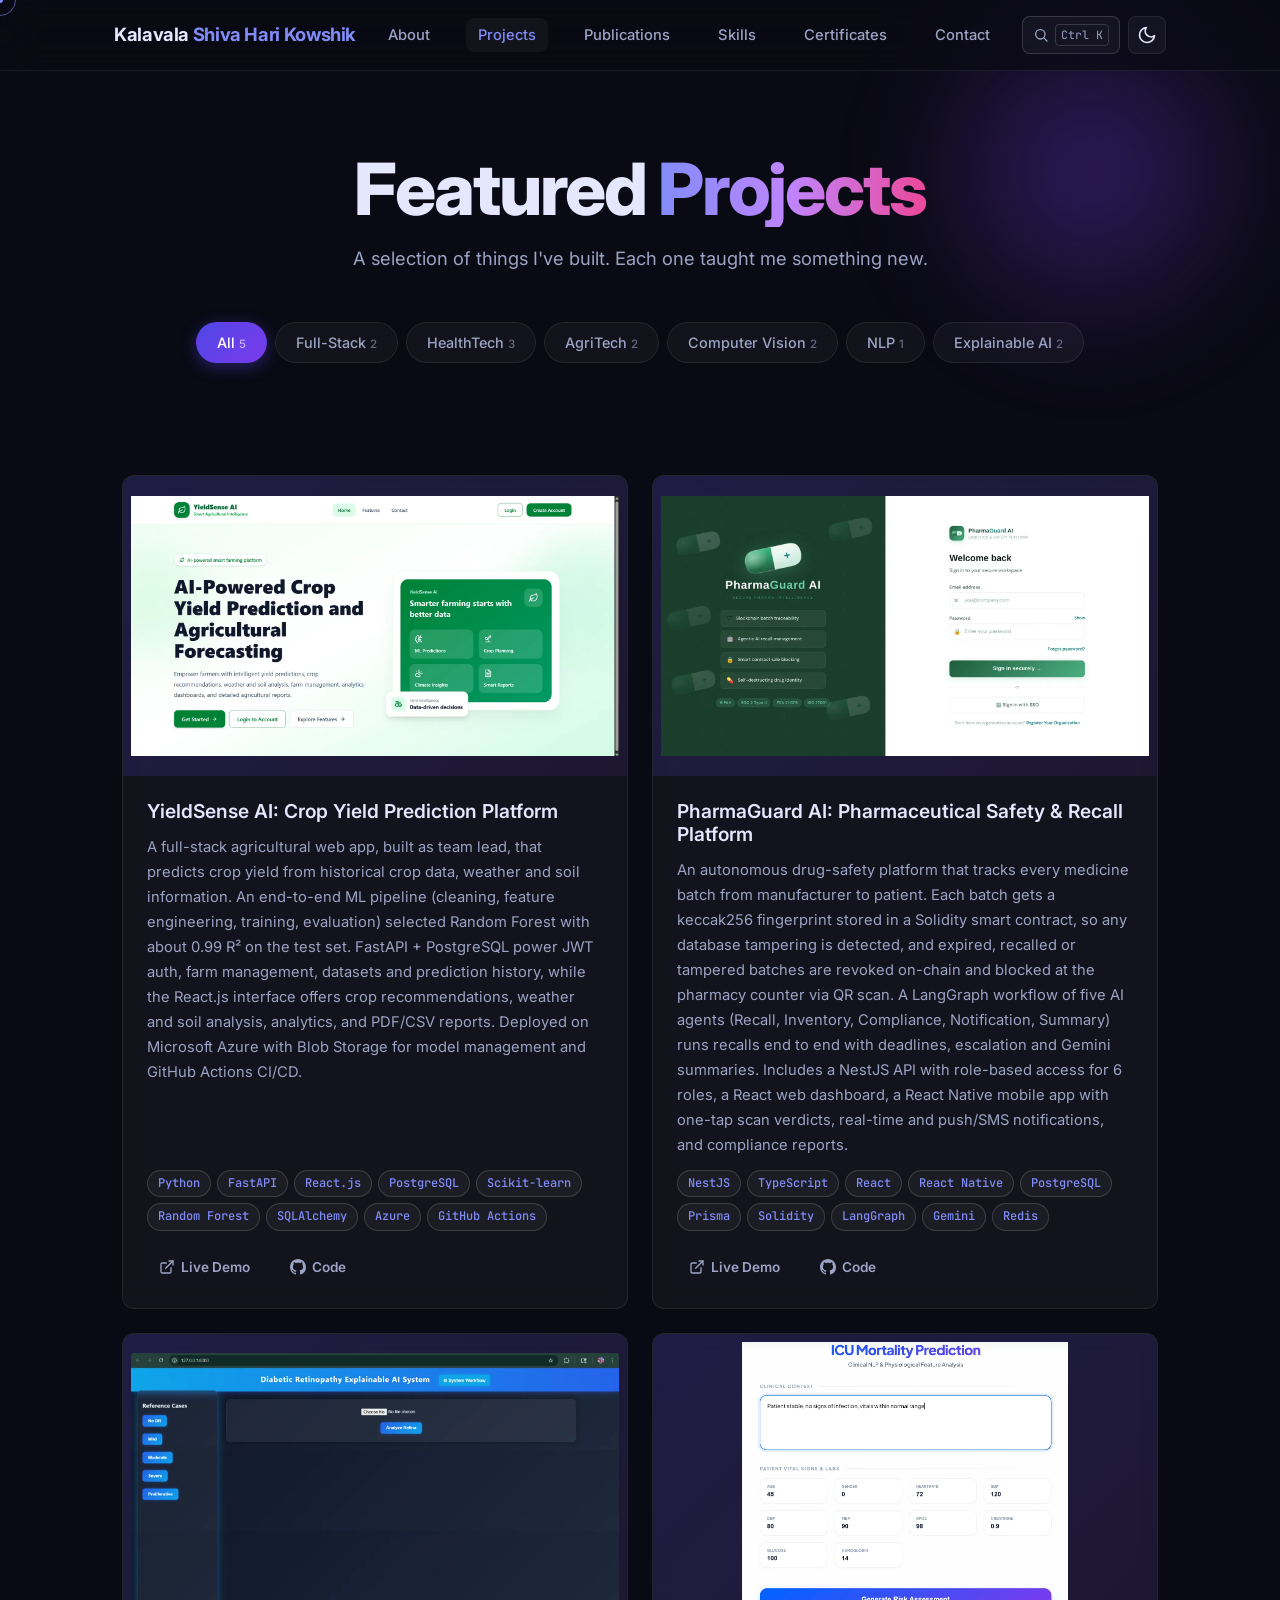
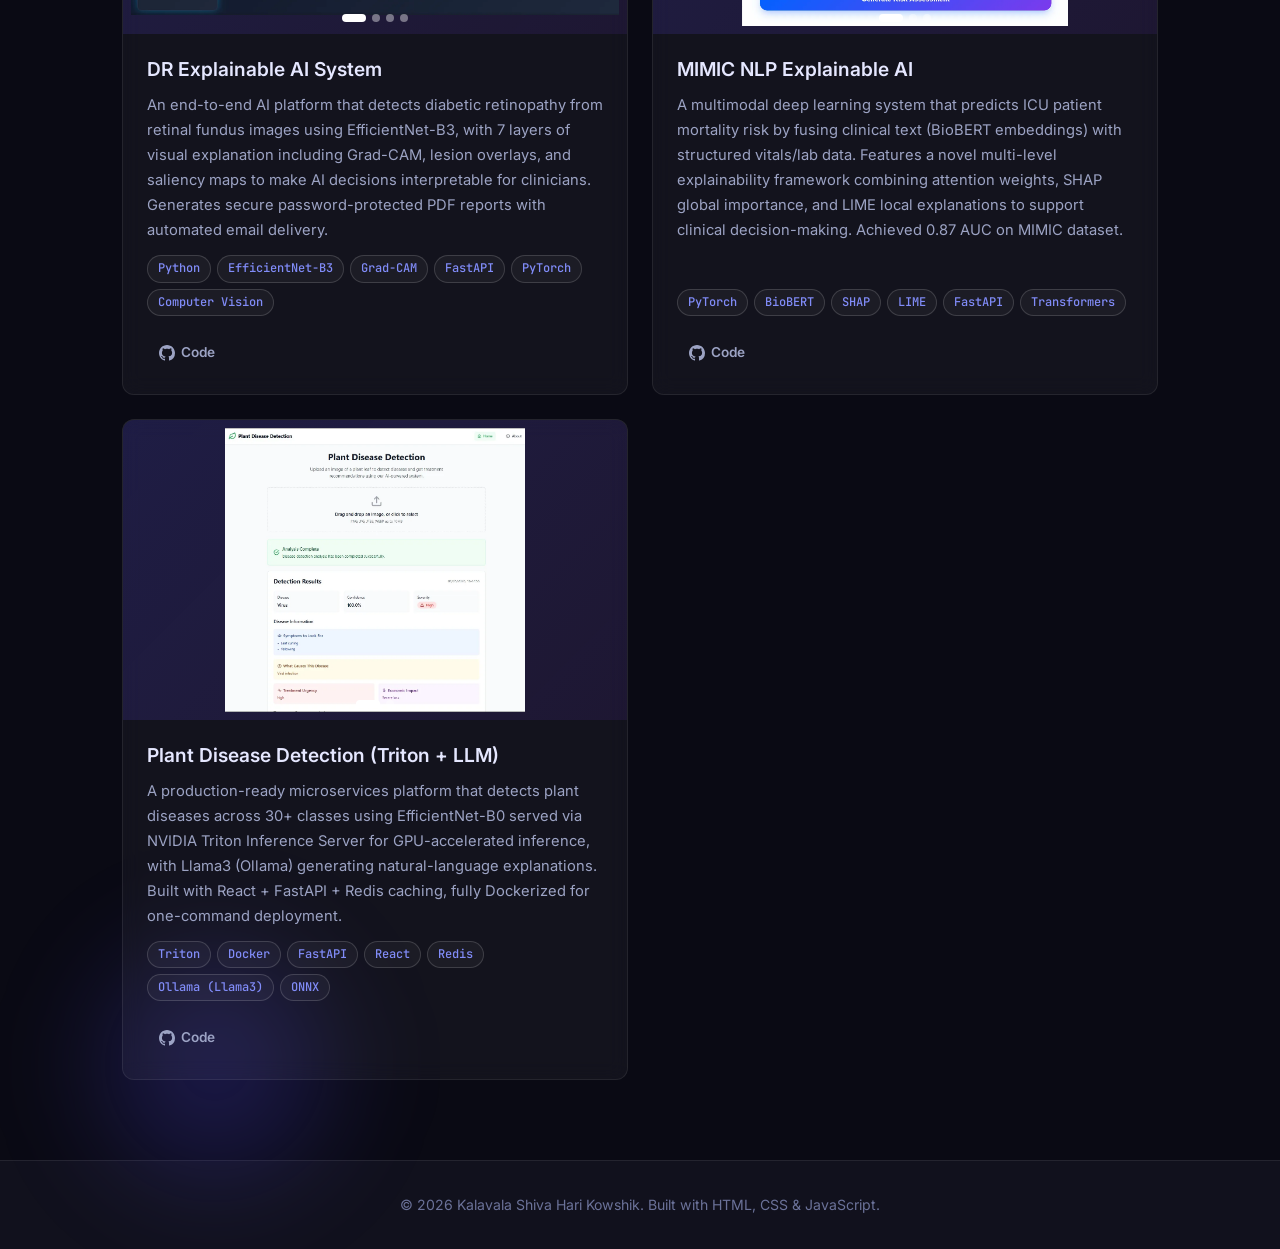
<file: projects.html>
<!DOCTYPE html>
<html lang="en">
<head>
    <meta charset="UTF-8">
    <meta name="viewport" content="width=device-width, initial-scale=1.0">
    <meta name="description" content="Projects by Kalavala Shiva Hari Kowshik: full-stack AI platforms in agriculture, healthcare and pharmaceutical safety.">
    <title>Projects | Kalavala Shiva Hari Kowshik</title>
    <meta name="theme-color" content="#0a0a14">
    <link rel="canonical" href="https://kalavalashivaharikowshik.github.io/portfolio/projects.html">
    <link rel="icon" href="assets/favicon.svg" type="image/svg+xml">
    <link rel="apple-touch-icon" href="assets/apple-touch-icon.png">

    <!-- Link preview (LinkedIn, WhatsApp, X, etc.) -->
    <meta property="og:type" content="website">
    <meta property="og:site_name" content="Kalavala Shiva Hari Kowshik">
    <meta property="og:title" content="Projects | Kalavala Shiva Hari Kowshik">
    <meta property="og:description" content="Projects by Kalavala Shiva Hari Kowshik: full-stack AI platforms in agriculture, healthcare and pharmaceutical safety.">
    <meta property="og:url" content="https://kalavalashivaharikowshik.github.io/portfolio/projects.html">
    <meta property="og:image" content="https://kalavalashivaharikowshik.github.io/portfolio/assets/images/og-image.png">
    <meta property="og:image:width" content="1200">
    <meta property="og:image:height" content="630">
    <meta name="twitter:card" content="summary_large_image">

    <!-- Fonts -->
    <link rel="preconnect" href="https://fonts.googleapis.com">
    <link rel="preconnect" href="https://fonts.gstatic.com" crossorigin>
    <link rel="stylesheet" href="https://fonts.googleapis.com/css2?family=Inter:wght@400;500;600;700;800;900&family=JetBrains+Mono:wght@400;500&display=swap">
    <link rel="stylesheet" href="css/reset.css">
    <link rel="stylesheet" href="css/style.css">
    <link rel="stylesheet" href="css/responsive.css">
    <link rel="stylesheet" href="css/features.css">
</head>

<body data-page="projects">

    <div class="cursor-dot" id="cursorDot"></div>
    <div class="cursor-ring" id="cursorRing"></div>
    <div class="scroll-progress" id="scrollProgress"></div>

    <header class="navbar">
        <div class="nav-container">
            <a href="index.html" class="logo">Kalavala<span class="logo-accent"> Shiva Hari Kowshik</span></a>
            <nav>
                <ul class="nav-links">
                    <li><a href="about.html" data-page="about">About</a></li>
                    <li><a href="projects.html" data-page="projects">Projects</a></li>
                    <li><a href="publications.html" data-page="publications">Publications</a></li>
                    <li><a href="skills.html" data-page="skills">Skills</a></li>
                    <li><a href="certificates.html" data-page="certificates">Certificates</a></li>
                    <li><a href="contact.html" data-page="contact">Contact</a></li>
                </ul>
            </nav>
            <div class="nav-actions">
                <button class="theme-toggle" id="themeToggle" aria-label="Toggle dark mode">
                    <svg class="icon-moon" width="20" height="20" viewBox="0 0 24 24" fill="none" stroke="currentColor" stroke-width="2" stroke-linecap="round" stroke-linejoin="round"><path d="M21 12.79A9 9 0 1 1 11.21 3 7 7 0 0 0 21 12.79z"></path></svg>
                    <svg class="icon-sun" width="20" height="20" viewBox="0 0 24 24" fill="none" stroke="currentColor" stroke-width="2" stroke-linecap="round" stroke-linejoin="round"><circle cx="12" cy="12" r="5"></circle><line x1="12" y1="1" x2="12" y2="3"></line><line x1="12" y1="21" x2="12" y2="23"></line><line x1="4.22" y1="4.22" x2="5.64" y2="5.64"></line><line x1="18.36" y1="18.36" x2="19.78" y2="19.78"></line><line x1="1" y1="12" x2="3" y2="12"></line><line x1="21" y1="12" x2="23" y2="12"></line><line x1="4.22" y1="19.78" x2="5.64" y2="18.36"></line><line x1="18.36" y1="5.64" x2="19.78" y2="4.22"></line></svg>
                </button>
                <button class="menu-toggle" aria-label="Toggle menu"><span></span><span></span><span></span></button>
            </div>
        </div>
    </header>


    <main class="page-content">
        <div class="blob blob-1"></div>
        <div class="blob blob-2"></div>

        <section class="page-header">
            <h1 class="page-title">
                <span class="reveal-text">Featured</span>
                <span class="gradient-text reveal-text">Projects</span>
            </h1>
            <p class="page-subtitle">A selection of things I've built. Each one taught me something new.</p>
        </section>

        <!-- Project filters -->
        <div class="project-filters" role="group" aria-label="Filter projects">
            <button class="filter-btn active" data-pfilter="all">All</button>
            <button class="filter-btn" data-pfilter="fullstack">Full-Stack</button>
            <button class="filter-btn" data-pfilter="healthcare">HealthTech</button>
            <button class="filter-btn" data-pfilter="agritech">AgriTech</button>
            <button class="filter-btn" data-pfilter="cv">Computer Vision</button>
            <button class="filter-btn" data-pfilter="nlp">NLP</button>
            <button class="filter-btn" data-pfilter="xai">Explainable AI</button>
        </div>

        <section class="projects">
            <div class="projects-grid">

                <!-- YieldSense AI (newest, placed first) -->
                <article class="project-card" data-tags="fullstack agritech ml">
                    <div class="project-carousel" data-carousel>
                        <div class="carousel-track">
                            <div class="carousel-slide active">
                                <img loading="lazy" decoding="async" src="assets/images/projects/yieldsense-1.webp" alt="YieldSense AI - Landing page">
                            </div>
                        </div>
                    </div>
                    <div class="project-info">
                        <h3>YieldSense AI: Crop Yield Prediction Platform</h3>
                        <p>A full-stack agricultural web app, built as team lead, that predicts crop yield from historical crop data, weather and soil information. An end-to-end ML pipeline (cleaning, feature engineering, training, evaluation) selected Random Forest with about 0.99 R² on the test set. FastAPI + PostgreSQL power JWT auth, farm management, datasets and prediction history, while the React.js interface offers crop recommendations, weather and soil analysis, analytics, and PDF/CSV reports. Deployed on Microsoft Azure with Blob Storage for model management and GitHub Actions CI/CD.</p>
                        <div class="tech-stack">
                            <span>Python</span>
                            <span>FastAPI</span>
                            <span>React.js</span>
                            <span>PostgreSQL</span>
                            <span>Scikit-learn</span>
                            <span>Random Forest</span>
                            <span>SQLAlchemy</span>
                            <span>Azure</span>
                            <span>GitHub Actions</span>
                        </div>
                        <div class="project-links">
                            <a href="https://jolly-cliff-0c65da800.7.azurestaticapps.net/" target="_blank" rel="noopener">
                                <svg width="16" height="16" viewBox="0 0 24 24" fill="none" stroke="currentColor" stroke-width="2" stroke-linecap="round" stroke-linejoin="round"><path d="M18 13v6a2 2 0 0 1-2 2H5a2 2 0 0 1-2-2V8a2 2 0 0 1 2-2h6"></path><polyline points="15 3 21 3 21 9"></polyline><line x1="10" y1="14" x2="21" y2="3"></line></svg>
                                Live Demo
                            </a>
                            <a href="https://github.com/kalavalashivaharikowshik/YieldSense-AI" target="_blank" rel="noopener">
                                <svg width="16" height="16" viewBox="0 0 24 24" fill="currentColor"><path d="M12 0C5.37 0 0 5.37 0 12c0 5.31 3.435 9.795 8.205 11.385.6.105.825-.255.825-.57 0-.285-.015-1.23-.015-2.235-3.015.555-3.795-.735-4.035-1.41-.135-.345-.72-1.41-1.23-1.695-.42-.225-1.02-.78-.015-.795.945-.015 1.62.87 1.845 1.23 1.08 1.815 2.805 1.305 3.495.99.105-.78.42-1.305.765-1.605-2.67-.3-5.46-1.335-5.46-5.925 0-1.305.465-2.385 1.23-3.225-.12-.3-.54-1.53.12-3.18 0 0 1.005-.315 3.3 1.23.96-.27 1.98-.405 3-.405s2.04.135 3 .405c2.295-1.56 3.3-1.23 3.3-1.23.66 1.65.24 2.88.12 3.18.765.84 1.23 1.905 1.23 3.225 0 4.605-2.805 5.625-5.475 5.925.435.375.81 1.095.81 2.22 0 1.605-.015 2.895-.015 3.3 0 .315.225.69.825.57A12.02 12.02 0 0 0 24 12c0-6.63-5.37-12-12-12z"/></svg>
                                Code
                            </a>
                        </div>
                    </div>
                </article>

                <!-- PharmaGuard AI -->
                <article class="project-card" data-tags="fullstack healthcare agentic">
                    <div class="project-carousel" data-carousel>
                        <div class="carousel-track">
                            <div class="carousel-slide active">
                                <img loading="lazy" decoding="async" src="assets/images/projects/pharmaguard-1.webp" alt="PharmaGuard AI - Sign-in page">
                            </div>
                        </div>
                    </div>
                    <div class="project-info">
                        <h3>PharmaGuard AI: Pharmaceutical Safety &amp; Recall Platform</h3>
                        <p>An autonomous drug-safety platform that tracks every medicine batch from manufacturer to patient. Each batch gets a keccak256 fingerprint stored in a Solidity smart contract, so any database tampering is detected, and expired, recalled or tampered batches are revoked on-chain and blocked at the pharmacy counter via QR scan. A LangGraph workflow of five AI agents (Recall, Inventory, Compliance, Notification, Summary) runs recalls end to end with deadlines, escalation and Gemini summaries. Includes a NestJS API with role-based access for 6 roles, a React web dashboard, a React Native mobile app with one-tap scan verdicts, real-time and push/SMS notifications, and compliance reports.</p>
                        <div class="tech-stack">
                            <span>NestJS</span>
                            <span>TypeScript</span>
                            <span>React</span>
                            <span>React Native</span>
                            <span>PostgreSQL</span>
                            <span>Prisma</span>
                            <span>Solidity</span>
                            <span>LangGraph</span>
                            <span>Gemini</span>
                            <span>Redis</span>
                        </div>
                        <div class="project-links">
                            <a href="https://pharmaguard-ai-tawny.vercel.app" target="_blank" rel="noopener">
                                <svg width="16" height="16" viewBox="0 0 24 24" fill="none" stroke="currentColor" stroke-width="2" stroke-linecap="round" stroke-linejoin="round"><path d="M18 13v6a2 2 0 0 1-2 2H5a2 2 0 0 1-2-2V8a2 2 0 0 1 2-2h6"></path><polyline points="15 3 21 3 21 9"></polyline><line x1="10" y1="14" x2="21" y2="3"></line></svg>
                                Live Demo
                            </a>
                            <a href="https://github.com/kalavalashivaharikowshik/pharmaguard-ai" target="_blank" rel="noopener">
                                <svg width="16" height="16" viewBox="0 0 24 24" fill="currentColor"><path d="M12 0C5.37 0 0 5.37 0 12c0 5.31 3.435 9.795 8.205 11.385.6.105.825-.255.825-.57 0-.285-.015-1.23-.015-2.235-3.015.555-3.795-.735-4.035-1.41-.135-.345-.72-1.41-1.23-1.695-.42-.225-1.02-.78-.015-.795.945-.015 1.62.87 1.845 1.23 1.08 1.815 2.805 1.305 3.495.99.105-.78.42-1.305.765-1.605-2.67-.3-5.46-1.335-5.46-5.925 0-1.305.465-2.385 1.23-3.225-.12-.3-.54-1.53.12-3.18 0 0 1.005-.315 3.3 1.23.96-.27 1.98-.405 3-.405s2.04.135 3 .405c2.295-1.56 3.3-1.23 3.3-1.23.66 1.65.24 2.88.12 3.18.765.84 1.23 1.905 1.23 3.225 0 4.605-2.805 5.625-5.475 5.925.435.375.81 1.095.81 2.22 0 1.605-.015 2.895-.015 3.3 0 .315.225.69.825.57A12.02 12.02 0 0 0 24 12c0-6.63-5.37-12-12-12z"/></svg>
                                Code
                            </a>
                        </div>
                    </div>
                </article>

                <article class="project-card" data-tags="healthcare cv xai">
                    <div class="project-carousel" data-carousel>
                        <div class="carousel-track">
                            <div class="carousel-slide active">
                                <img loading="lazy" decoding="async" src="assets/images/projects/dr-1.webp" alt="DR System - Dashboard">
                            </div>
                            <div class="carousel-slide">
                                <img loading="lazy" decoding="async" src="assets/images/projects/dr-2.webp" alt="DR System - Grad-CAM heatmap">
                            </div>
                            <div class="carousel-slide">
                                <img loading="lazy" decoding="async" src="assets/images/projects/dr-3.webp" alt="DR System - Evidence map">
                            </div>
                            <div class="carousel-slide">
                                <img loading="lazy" decoding="async" src="assets/images/projects/dr-4.webp" alt="DR System - Clinical report">
                            </div>
                        </div>

                        <button class="carousel-btn carousel-prev" aria-label="Previous image">
                            <svg width="20" height="20" viewBox="0 0 24 24" fill="none" stroke="currentColor" stroke-width="2.5" stroke-linecap="round" stroke-linejoin="round">
                                <polyline points="15 18 9 12 15 6"></polyline>
                            </svg>
                        </button>
                        <button class="carousel-btn carousel-next" aria-label="Next image">
                            <svg width="20" height="20" viewBox="0 0 24 24" fill="none" stroke="currentColor" stroke-width="2.5" stroke-linecap="round" stroke-linejoin="round">
                                <polyline points="9 18 15 12 9 6"></polyline>
                            </svg>
                        </button>

                        <div class="carousel-dots">
                            <button class="carousel-dot active" data-slide="0" aria-label="Go to image 1"></button>
                            <button class="carousel-dot" data-slide="1" aria-label="Go to image 2"></button>
                            <button class="carousel-dot" data-slide="2" aria-label="Go to image 3"></button>
                            <button class="carousel-dot" data-slide="3" aria-label="Go to image 4"></button>
                        </div>
                    </div>
                    <div class="project-info">
                        <h3>DR Explainable AI System</h3>
                        <p>An end-to-end AI platform that detects diabetic retinopathy from retinal fundus images using EfficientNet-B3, with 7 layers of visual explanation including Grad-CAM, lesion overlays, and saliency maps to make AI decisions interpretable for clinicians. Generates secure password-protected PDF reports with automated email delivery.</p>
                        <div class="tech-stack">
                            <span>Python</span>
                            <span>EfficientNet-B3</span>
                            <span>Grad-CAM</span>
                            <span>FastAPI</span>
                            <span>PyTorch</span>
                            <span>Computer Vision</span>
                        </div>
                        <div class="project-links">
                            <a href="https://github.com/kalavalashivaharikowshik/DR-Explainable-AI-System" target="_blank" rel="noopener">
                                <svg width="16" height="16" viewBox="0 0 24 24" fill="currentColor"><path d="M12 0C5.37 0 0 5.37 0 12c0 5.31 3.435 9.795 8.205 11.385.6.105.825-.255.825-.57 0-.285-.015-1.23-.015-2.235-3.015.555-3.795-.735-4.035-1.41-.135-.345-.72-1.41-1.23-1.695-.42-.225-1.02-.78-.015-.795.945-.015 1.62.87 1.845 1.23 1.08 1.815 2.805 1.305 3.495.99.105-.78.42-1.305.765-1.605-2.67-.3-5.46-1.335-5.46-5.925 0-1.305.465-2.385 1.23-3.225-.12-.3-.54-1.53.12-3.18 0 0 1.005-.315 3.3 1.23.96-.27 1.98-.405 3-.405s2.04.135 3 .405c2.295-1.56 3.3-1.23 3.3-1.23.66 1.65.24 2.88.12 3.18.765.84 1.23 1.905 1.23 3.225 0 4.605-2.805 5.625-5.475 5.925.435.375.81 1.095.81 2.22 0 1.605-.015 2.895-.015 3.3 0 .315.225.69.825.57A12.02 12.02 0 0 0 24 12c0-6.63-5.37-12-12-12z"/></svg>
                                Code
                            </a>
                        </div>
                    </div>
                </article>

                <article class="project-card" data-tags="healthcare nlp xai">
                    <div class="project-carousel" data-carousel>
                        <div class="carousel-track">
                            <div class="carousel-slide active">
                                <img loading="lazy" decoding="async" src="assets/images/projects/mimic-1.webp" alt="MIMIC - Input UI">
                            </div>
                            <div class="carousel-slide">
                                <img loading="lazy" decoding="async" src="assets/images/projects/mimic-2.webp" alt="MIMIC - SHAP graph">
                            </div>
                            <div class="carousel-slide">
                                <img loading="lazy" decoding="async" src="assets/images/projects/mimic-3.webp" alt="MIMIC - LIME explanation">
                            </div>
                        </div>

                        <button class="carousel-btn carousel-prev" aria-label="Previous">
                            <svg width="20" height="20" viewBox="0 0 24 24" fill="none" stroke="currentColor" stroke-width="2.5" stroke-linecap="round" stroke-linejoin="round"><polyline points="15 18 9 12 15 6"></polyline></svg>
                        </button>
                        <button class="carousel-btn carousel-next" aria-label="Next">
                            <svg width="20" height="20" viewBox="0 0 24 24" fill="none" stroke="currentColor" stroke-width="2.5" stroke-linecap="round" stroke-linejoin="round"><polyline points="9 18 15 12 9 6"></polyline></svg>
                        </button>

                        <div class="carousel-dots">
                            <button class="carousel-dot active" data-slide="0" aria-label="Image 1"></button>
                            <button class="carousel-dot" data-slide="1" aria-label="Image 2"></button>
                            <button class="carousel-dot" data-slide="2" aria-label="Image 3"></button>
                        </div>
                    </div>
                    <div class="project-info">
                        <h3>MIMIC NLP Explainable AI</h3>
                        <p>A multimodal deep learning system that predicts ICU patient mortality risk by fusing clinical text (BioBERT embeddings) with structured vitals/lab data. Features a novel multi-level explainability framework combining attention weights, SHAP global importance, and LIME local explanations to support clinical decision-making. Achieved 0.87 AUC on MIMIC dataset.</p>
                        <div class="tech-stack">
                            <span>PyTorch</span>
                            <span>BioBERT</span>
                            <span>SHAP</span>
                            <span>LIME</span>
                            <span>FastAPI</span>
                            <span>Transformers</span>
                        </div>
                        <div class="project-links">
                            <a href="https://github.com/kalavalashivaharikowshik/mimic-nlp-explainable-ai" target="_blank" rel="noopener">
                                <svg width="16" height="16" viewBox="0 0 24 24" fill="currentColor"><path d="M12 0C5.37 0 0 5.37 0 12c0 5.31 3.435 9.795 8.205 11.385.6.105.825-.255.825-.57 0-.285-.015-1.23-.015-2.235-3.015.555-3.795-.735-4.035-1.41-.135-.345-.72-1.41-1.23-1.695-.42-.225-1.02-.78-.015-.795.945-.015 1.62.87 1.845 1.23 1.08 1.815 2.805 1.305 3.495.99.105-.78.42-1.305.765-1.605-2.67-.3-5.46-1.335-5.46-5.925 0-1.305.465-2.385 1.23-3.225-.12-.3-.54-1.53.12-3.18 0 0 1.005-.315 3.3 1.23.96-.27 1.98-.405 3-.405s2.04.135 3 .405c2.295-1.56 3.3-1.23 3.3-1.23.66 1.65.24 2.88.12 3.18.765.84 1.23 1.905 1.23 3.225 0 4.605-2.805 5.625-5.475 5.925.435.375.81 1.095.81 2.22 0 1.605-.015 2.895-.015 3.3 0 .315.225.69.825.57A12.02 12.02 0 0 0 24 12c0-6.63-5.37-12-12-12z"/></svg>
                                Code
                            </a>
                        </div>
                    </div>
                </article>

                <article class="project-card" data-tags="agritech cv mlops">
                    <div class="project-carousel" data-carousel>
                        <div class="carousel-track">
                            <div class="carousel-slide active">
                                <img loading="lazy" decoding="async" src="assets/images/projects/plant-1.webp" alt="Plant Disease - Upload UI">
                            </div>
                            <div class="carousel-slide">
                                <img loading="lazy" decoding="async" src="assets/images/projects/plant-2.webp" alt="Plant Disease - Prediction">
                            </div>
                        </div>

                        <button class="carousel-btn carousel-prev" aria-label="Previous">
                            <svg width="20" height="20" viewBox="0 0 24 24" fill="none" stroke="currentColor" stroke-width="2.5" stroke-linecap="round" stroke-linejoin="round"><polyline points="15 18 9 12 15 6"></polyline></svg>
                        </button>
                        <button class="carousel-btn carousel-next" aria-label="Next">
                            <svg width="20" height="20" viewBox="0 0 24 24" fill="none" stroke="currentColor" stroke-width="2.5" stroke-linecap="round" stroke-linejoin="round"><polyline points="9 18 15 12 9 6"></polyline></svg>
                        </button>

                        <div class="carousel-dots">
                            <button class="carousel-dot active" data-slide="0" aria-label="Image 1"></button>
                            <button class="carousel-dot" data-slide="1" aria-label="Image 2"></button>
                        </div>
                    </div>
                    <div class="project-info">
                        <h3>Plant Disease Detection (Triton + LLM)</h3>
                        <p>A production-ready microservices platform that detects plant diseases across 30+ classes using EfficientNet-B0 served via NVIDIA Triton Inference Server for GPU-accelerated inference, with Llama3 (Ollama) generating natural-language explanations. Built with React + FastAPI + Redis caching, fully Dockerized for one-command deployment.</p>
                        <div class="tech-stack">
                            <span>Triton</span>
                            <span>Docker</span>
                            <span>FastAPI</span>
                            <span>React</span>
                            <span>Redis</span>
                            <span>Ollama (Llama3)</span>
                            <span>ONNX</span>
                        </div>
                        <div class="project-links">
                            <a href="https://github.com/kalavalashivaharikowshik/plant-disease-detection-triton" target="_blank" rel="noopener">
                                <svg width="16" height="16" viewBox="0 0 24 24" fill="currentColor"><path d="M12 0C5.37 0 0 5.37 0 12c0 5.31 3.435 9.795 8.205 11.385.6.105.825-.255.825-.57 0-.285-.015-1.23-.015-2.235-3.015.555-3.795-.735-4.035-1.41-.135-.345-.72-1.41-1.23-1.695-.42-.225-1.02-.78-.015-.795.945-.015 1.62.87 1.845 1.23 1.08 1.815 2.805 1.305 3.495.99.105-.78.42-1.305.765-1.605-2.67-.3-5.46-1.335-5.46-5.925 0-1.305.465-2.385 1.23-3.225-.12-.3-.54-1.53.12-3.18 0 0 1.005-.315 3.3 1.23.96-.27 1.98-.405 3-.405s2.04.135 3 .405c2.295-1.56 3.3-1.23 3.3-1.23.66 1.65.24 2.88.12 3.18.765.84 1.23 1.905 1.23 3.225 0 4.605-2.805 5.625-5.475 5.925.435.375.81 1.095.81 2.22 0 1.605-.015 2.895-.015 3.3 0 .315.225.69.825.57A12.02 12.02 0 0 0 24 12c0-6.63-5.37-12-12-12z"/></svg>
                                Code
                            </a>
                        </div>
                    </div>
                </article>

            </div>
        </section>
    </main>


    <footer class="footer">
        <p>&copy; 2026 Kalavala Shiva Hari Kowshik. Built with HTML, CSS &amp; JavaScript.</p>
    </footer>

    <script src="js/script.js"></script>
    <script src="js/features.js"></script>
</body>
</html>
</file>
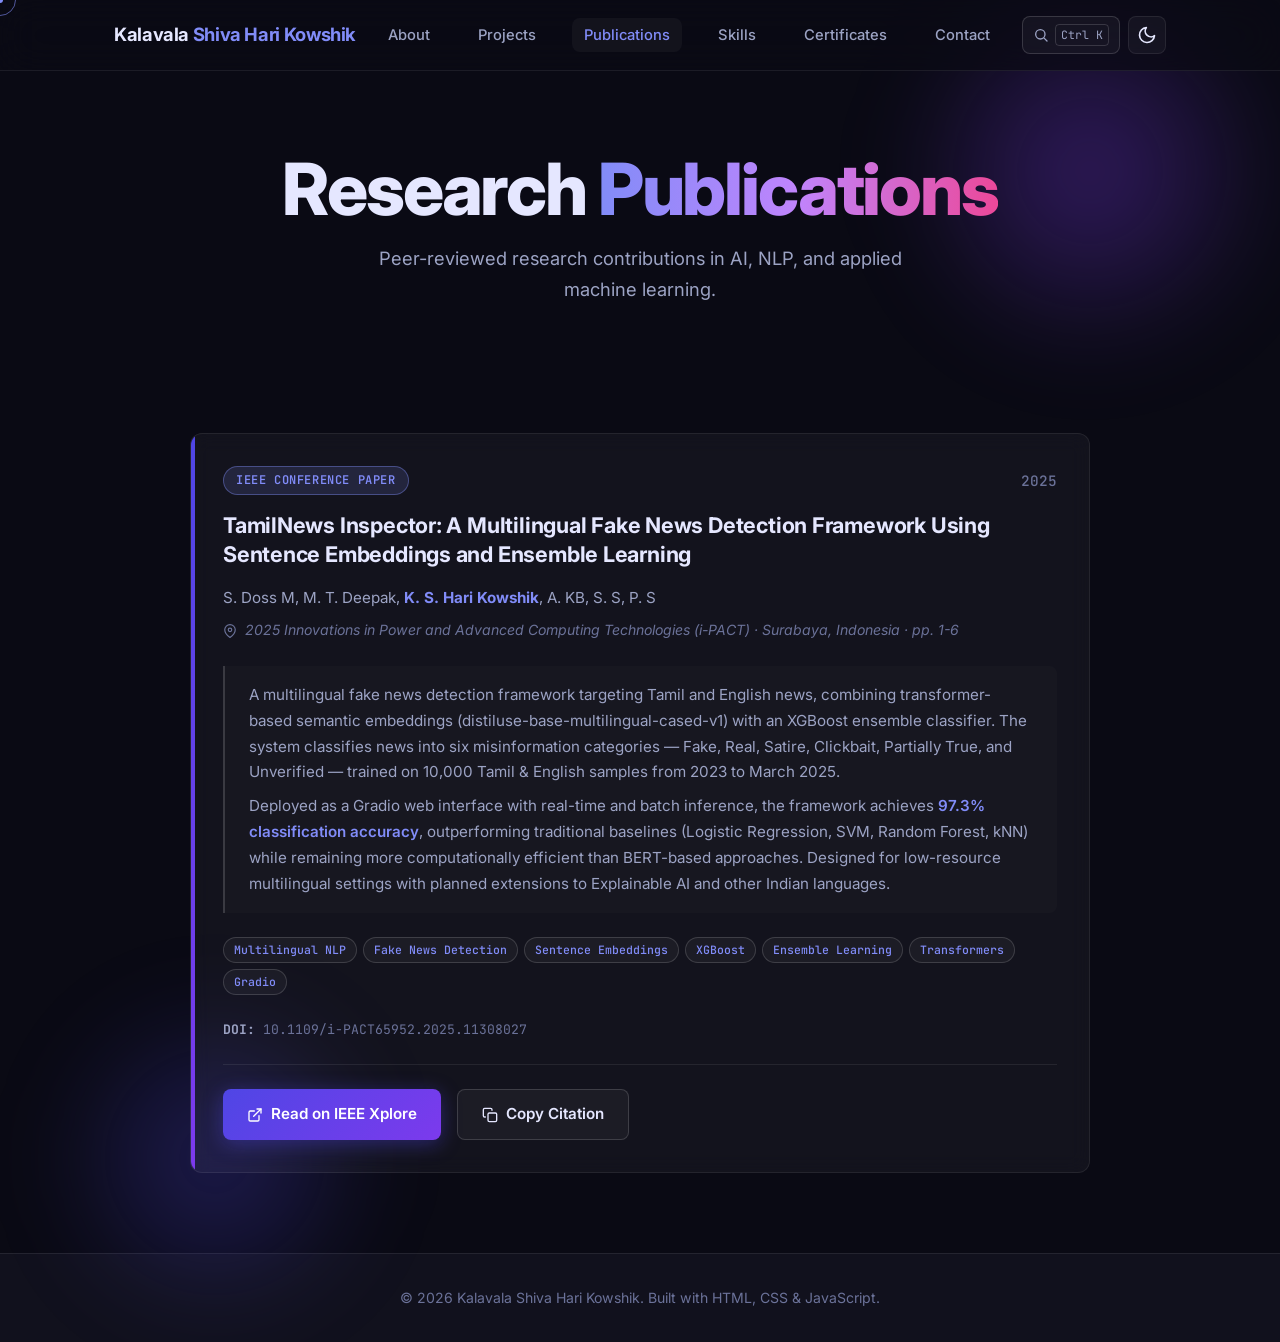
<file: publications.html>
<!DOCTYPE html>
<html lang="en">
<head>
    <meta charset="UTF-8">
    <meta name="viewport" content="width=device-width, initial-scale=1.0">
    <meta name="description" content="Research publications by Kalavala Shiva Hari Kowshik, including an IEEE conference paper on multilingual fake news detection.">
    <title>Publications | Kalavala Shiva Hari Kowshik</title>
    <meta name="theme-color" content="#0a0a14">
    <link rel="canonical" href="https://kalavalashivaharikowshik.github.io/portfolio/publications.html">
    <link rel="icon" href="assets/favicon.svg" type="image/svg+xml">
    <link rel="apple-touch-icon" href="assets/apple-touch-icon.png">

    <!-- Link preview (LinkedIn, WhatsApp, X, etc.) -->
    <meta property="og:type" content="website">
    <meta property="og:site_name" content="Kalavala Shiva Hari Kowshik">
    <meta property="og:title" content="Publications | Kalavala Shiva Hari Kowshik">
    <meta property="og:description" content="Research publications by Kalavala Shiva Hari Kowshik, including an IEEE conference paper on multilingual fake news detection.">
    <meta property="og:url" content="https://kalavalashivaharikowshik.github.io/portfolio/publications.html">
    <meta property="og:image" content="https://kalavalashivaharikowshik.github.io/portfolio/assets/images/og-image.png">
    <meta property="og:image:width" content="1200">
    <meta property="og:image:height" content="630">
    <meta name="twitter:card" content="summary_large_image">

    <!-- Fonts -->
    <link rel="preconnect" href="https://fonts.googleapis.com">
    <link rel="preconnect" href="https://fonts.gstatic.com" crossorigin>
    <link rel="stylesheet" href="https://fonts.googleapis.com/css2?family=Inter:wght@400;500;600;700;800;900&family=JetBrains+Mono:wght@400;500&display=swap">
    <link rel="stylesheet" href="css/reset.css">
    <link rel="stylesheet" href="css/style.css">
    <link rel="stylesheet" href="css/responsive.css">
    <link rel="stylesheet" href="css/features.css">
</head>

<body data-page="publications">

    <div class="cursor-dot" id="cursorDot"></div>
    <div class="cursor-ring" id="cursorRing"></div>
    <div class="scroll-progress" id="scrollProgress"></div>

    <header class="navbar">
        <div class="nav-container">
            <a href="index.html" class="logo">Kalavala<span class="logo-accent"> Shiva Hari Kowshik</span></a>
            <nav>
                <ul class="nav-links">
                    <li><a href="about.html" data-page="about">About</a></li>
                    <li><a href="projects.html" data-page="projects">Projects</a></li>
                    <li><a href="publications.html" data-page="publications">Publications</a></li>
                    <li><a href="skills.html" data-page="skills">Skills</a></li>
                    <li><a href="certificates.html" data-page="certificates">Certificates</a></li>
                    <li><a href="contact.html" data-page="contact">Contact</a></li>
                </ul>
            </nav>
            <div class="nav-actions">
                <button class="theme-toggle" id="themeToggle" aria-label="Toggle dark mode">
                    <svg class="icon-moon" width="20" height="20" viewBox="0 0 24 24" fill="none" stroke="currentColor" stroke-width="2" stroke-linecap="round" stroke-linejoin="round"><path d="M21 12.79A9 9 0 1 1 11.21 3 7 7 0 0 0 21 12.79z"></path></svg>
                    <svg class="icon-sun" width="20" height="20" viewBox="0 0 24 24" fill="none" stroke="currentColor" stroke-width="2" stroke-linecap="round" stroke-linejoin="round"><circle cx="12" cy="12" r="5"></circle><line x1="12" y1="1" x2="12" y2="3"></line><line x1="12" y1="21" x2="12" y2="23"></line><line x1="4.22" y1="4.22" x2="5.64" y2="5.64"></line><line x1="18.36" y1="18.36" x2="19.78" y2="19.78"></line><line x1="1" y1="12" x2="3" y2="12"></line><line x1="21" y1="12" x2="23" y2="12"></line><line x1="4.22" y1="19.78" x2="5.64" y2="18.36"></line><line x1="18.36" y1="5.64" x2="19.78" y2="4.22"></line></svg>
                </button>
                <button class="menu-toggle" aria-label="Toggle menu"><span></span><span></span><span></span></button>
            </div>
        </div>
    </header>


    <main class="page-content">
        <div class="blob blob-1"></div>
        <div class="blob blob-2"></div>

        <section class="page-header">
            <h1 class="page-title">
                <span class="reveal-text">Research</span>
                <span class="gradient-text reveal-text">Publications</span>
            </h1>
            <p class="page-subtitle">Peer-reviewed research contributions in AI, NLP, and applied machine learning.</p>
        </section>


        <section class="publications">
            <div class="pub-list">

                <!-- IEEE Paper: TamilNews Inspector -->
                <article class="pub-card">
                    <div class="pub-header">
                        <span class="pub-type-badge">IEEE Conference Paper</span>
                        <span class="pub-year">2025</span>
                    </div>

                    <h2 class="pub-title">
                        TamilNews Inspector: A Multilingual Fake News Detection Framework Using Sentence Embeddings and Ensemble Learning
                    </h2>

                    <p class="pub-authors">
                        S. Doss M, M. T. Deepak,
                        <strong>K. S. Hari Kowshik</strong>,
                        A. KB, S. S, P. S
                    </p>

                    <p class="pub-venue">
                        <svg width="14" height="14" viewBox="0 0 24 24" fill="none" stroke="currentColor" stroke-width="2" stroke-linecap="round" stroke-linejoin="round" style="vertical-align: middle; margin-right: 4px;"><path d="M21 10c0 7-9 13-9 13s-9-6-9-13a9 9 0 0 1 18 0z"></path><circle cx="12" cy="10" r="3"></circle></svg>
                        2025 Innovations in Power and Advanced Computing Technologies (i-PACT) · Surabaya, Indonesia · pp. 1-6
                    </p>

                    <div class="pub-abstract">
                        <p>
                            A multilingual fake news detection framework targeting Tamil and English news, combining transformer-based semantic embeddings (distiluse-base-multilingual-cased-v1) with an XGBoost ensemble classifier. The system classifies news into six misinformation categories — Fake, Real, Satire, Clickbait, Partially True, and Unverified — trained on 10,000 Tamil &amp; English samples from 2023 to March 2025.
                        </p>
                        <p>
                            Deployed as a Gradio web interface with real-time and batch inference, the framework achieves <strong>97.3% classification accuracy</strong>, outperforming traditional baselines (Logistic Regression, SVM, Random Forest, kNN) while remaining more computationally efficient than BERT-based approaches. Designed for low-resource multilingual settings with planned extensions to Explainable AI and other Indian languages.
                        </p>
                    </div>

                    <div class="pub-tags">
                        <span>Multilingual NLP</span>
                        <span>Fake News Detection</span>
                        <span>Sentence Embeddings</span>
                        <span>XGBoost</span>
                        <span>Ensemble Learning</span>
                        <span>Transformers</span>
                        <span>Gradio</span>
                    </div>

                    <div class="pub-meta">
                        <span class="pub-doi">
                            <strong>DOI:</strong> 10.1109/i-PACT65952.2025.11308027
                        </span>
                    </div>

                    <div class="pub-actions">
                        <a href="https://ieeexplore.ieee.org/document/11308027" target="_blank" rel="noopener" class="btn btn-primary">
                            <svg width="16" height="16" viewBox="0 0 24 24" fill="none" stroke="currentColor" stroke-width="2" stroke-linecap="round" stroke-linejoin="round"><path d="M18 13v6a2 2 0 0 1-2 2H5a2 2 0 0 1-2-2V8a2 2 0 0 1 2-2h6"></path><polyline points="15 3 21 3 21 9"></polyline><line x1="10" y1="14" x2="21" y2="3"></line></svg>
                            Read on IEEE Xplore
                        </a>
                        <button class="btn btn-secondary" id="citeBtn" data-citation='S. Doss M, M. T. Deepak, K. S. Hari Kowshik, A. KB, S. S and P. S, "Tamilnews Inspector: A Multilingual Fake News Detection Framework Using Sentence Embeddings and Ensemble Learning," 2025 Innovations in Power and Advanced Computing Technologies (i-PACT), Surabaya, Indonesia, 2025, pp. 1-6, doi: 10.1109/i-PACT65952.2025.11308027.'>
                            <svg width="16" height="16" viewBox="0 0 24 24" fill="none" stroke="currentColor" stroke-width="2" stroke-linecap="round" stroke-linejoin="round"><rect x="9" y="9" width="13" height="13" rx="2" ry="2"></rect><path d="M5 15H4a2 2 0 0 1-2-2V4a2 2 0 0 1 2-2h9a2 2 0 0 1 2 2v1"></path></svg>
                            <span id="citeBtnText">Copy Citation</span>
                        </button>
                    </div>
                </article>

            </div>
        </section>
    </main>


    <footer class="footer">
        <p>&copy; 2026 Kalavala Shiva Hari Kowshik. Built with HTML, CSS &amp; JavaScript.</p>
    </footer>

    <script src="js/script.js"></script>
    <script src="js/features.js"></script>
</body>
</html>
</file>
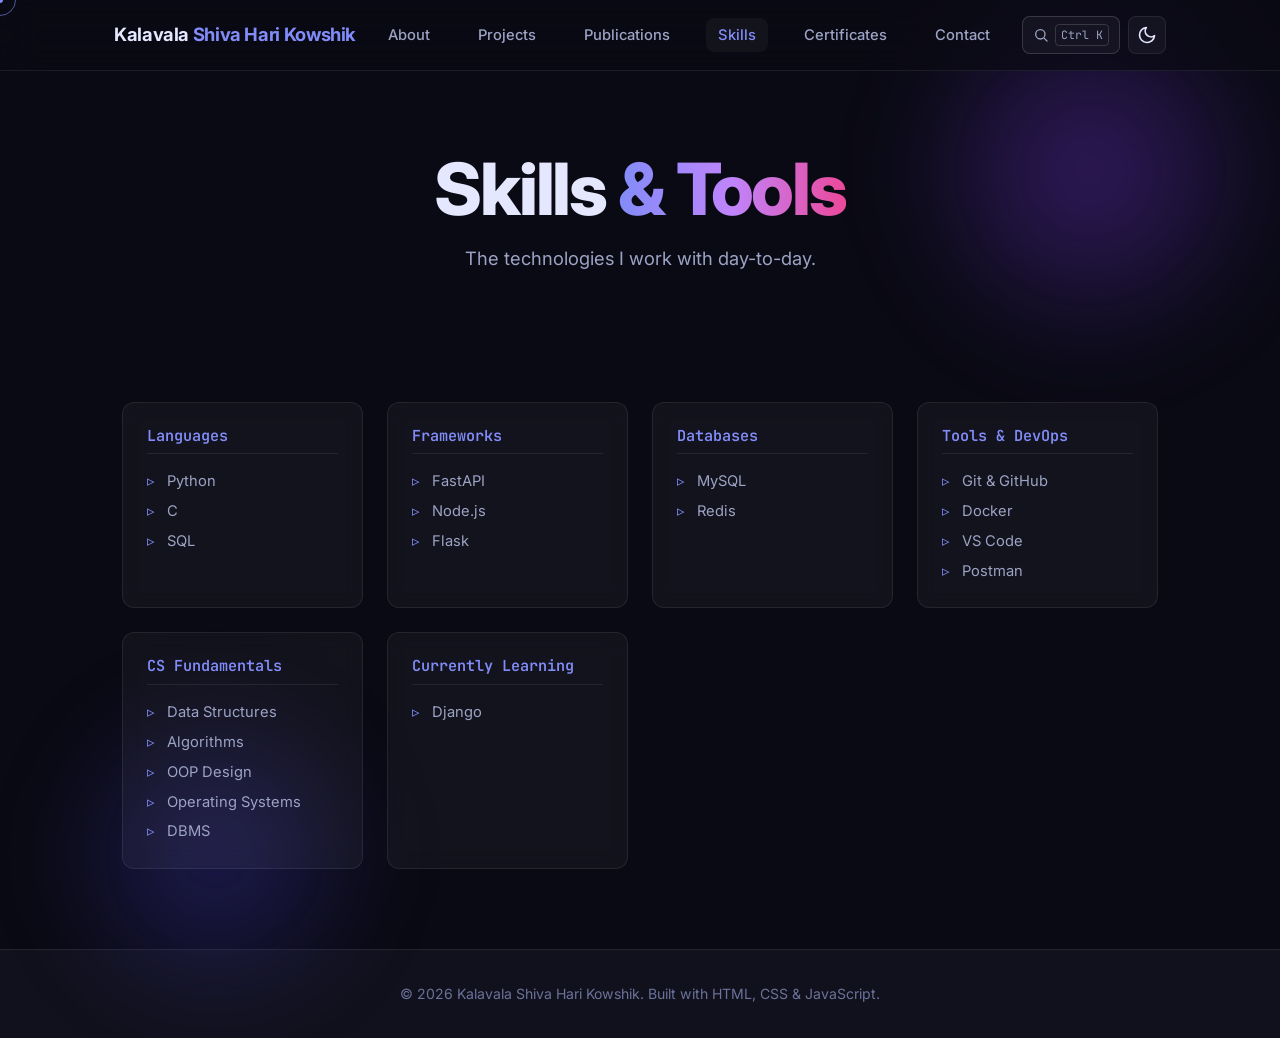
<file: skills.html>
<!DOCTYPE html>
<html lang="en">
<head>
    <meta charset="UTF-8">
    <meta name="viewport" content="width=device-width, initial-scale=1.0">
    <meta name="description" content="Languages, frameworks, databases and tools Kalavala Shiva Hari Kowshik works with.">
    <title>Skills | Kalavala Shiva Hari Kowshik</title>
    <meta name="theme-color" content="#0a0a14">
    <link rel="canonical" href="https://kalavalashivaharikowshik.github.io/portfolio/skills.html">
    <link rel="icon" href="assets/favicon.svg" type="image/svg+xml">
    <link rel="apple-touch-icon" href="assets/apple-touch-icon.png">

    <!-- Link preview (LinkedIn, WhatsApp, X, etc.) -->
    <meta property="og:type" content="website">
    <meta property="og:site_name" content="Kalavala Shiva Hari Kowshik">
    <meta property="og:title" content="Skills | Kalavala Shiva Hari Kowshik">
    <meta property="og:description" content="Languages, frameworks, databases and tools Kalavala Shiva Hari Kowshik works with.">
    <meta property="og:url" content="https://kalavalashivaharikowshik.github.io/portfolio/skills.html">
    <meta property="og:image" content="https://kalavalashivaharikowshik.github.io/portfolio/assets/images/og-image.png">
    <meta property="og:image:width" content="1200">
    <meta property="og:image:height" content="630">
    <meta name="twitter:card" content="summary_large_image">

    <!-- Fonts -->
    <link rel="preconnect" href="https://fonts.googleapis.com">
    <link rel="preconnect" href="https://fonts.gstatic.com" crossorigin>
    <link rel="stylesheet" href="https://fonts.googleapis.com/css2?family=Inter:wght@400;500;600;700;800;900&family=JetBrains+Mono:wght@400;500&display=swap">
    <link rel="stylesheet" href="css/reset.css">
    <link rel="stylesheet" href="css/style.css">
    <link rel="stylesheet" href="css/responsive.css">
    <link rel="stylesheet" href="css/features.css">
</head>

<body data-page="skills">

    <div class="cursor-dot" id="cursorDot"></div>
    <div class="cursor-ring" id="cursorRing"></div>
    <div class="scroll-progress" id="scrollProgress"></div>

    <header class="navbar">
        <div class="nav-container">
            <a href="index.html" class="logo">Kalavala<span class="logo-accent"> Shiva Hari Kowshik</span></a>
            <nav>
                <ul class="nav-links">
                    <li><a href="about.html" data-page="about">About</a></li>
                    <li><a href="projects.html" data-page="projects">Projects</a></li>
                    <li><a href="publications.html" data-page="publications">Publications</a></li>
                    <li><a href="skills.html" data-page="skills">Skills</a></li>
                    <li><a href="certificates.html" data-page="certificates">Certificates</a></li>
                    <li><a href="contact.html" data-page="contact">Contact</a></li>
                </ul>
            </nav>
            <div class="nav-actions">
                <button class="theme-toggle" id="themeToggle" aria-label="Toggle dark mode">
                    <svg class="icon-moon" width="20" height="20" viewBox="0 0 24 24" fill="none" stroke="currentColor" stroke-width="2" stroke-linecap="round" stroke-linejoin="round"><path d="M21 12.79A9 9 0 1 1 11.21 3 7 7 0 0 0 21 12.79z"></path></svg>
                    <svg class="icon-sun" width="20" height="20" viewBox="0 0 24 24" fill="none" stroke="currentColor" stroke-width="2" stroke-linecap="round" stroke-linejoin="round"><circle cx="12" cy="12" r="5"></circle><line x1="12" y1="1" x2="12" y2="3"></line><line x1="12" y1="21" x2="12" y2="23"></line><line x1="4.22" y1="4.22" x2="5.64" y2="5.64"></line><line x1="18.36" y1="18.36" x2="19.78" y2="19.78"></line><line x1="1" y1="12" x2="3" y2="12"></line><line x1="21" y1="12" x2="23" y2="12"></line><line x1="4.22" y1="19.78" x2="5.64" y2="18.36"></line><line x1="18.36" y1="5.64" x2="19.78" y2="4.22"></line></svg>
                </button>
                <button class="menu-toggle" aria-label="Toggle menu"><span></span><span></span><span></span></button>
            </div>
        </div>
    </header>


    <main class="page-content">
        <div class="blob blob-1"></div>
        <div class="blob blob-2"></div>

        <section class="page-header">
            <h1 class="page-title">
                <span class="reveal-text">Skills</span>
                <span class="gradient-text reveal-text">&amp; Tools</span>
            </h1>
            <p class="page-subtitle">The technologies I work with day-to-day.</p>
        </section>

        <section class="skills">
            <div class="skills-grid">

                <div class="skill-category">
                    <h3>Languages</h3>
                    <ul>
                        <li>Python</li>
                        <li>C</li>
                        <li>SQL</li>
                    </ul>
                </div>

                <div class="skill-category">
                    <h3>Frameworks</h3>
                    <ul>
                        <li>FastAPI</li>
                        <li>Node.js</li>
                        <li>Flask</li>
                    </ul>
                </div>

                <div class="skill-category">
                    <h3>Databases</h3>
                    <ul>
                        <li>MySQL</li>
                        <li>Redis</li>
                    </ul>
                </div>

                <div class="skill-category">
                    <h3>Tools &amp; DevOps</h3>
                    <ul>
                        <li>Git &amp; GitHub</li>
                        <li>Docker</li>
                        <li>VS Code</li>
                        <li>Postman</li>
                    </ul>
                </div>

                <div class="skill-category">
                    <h3>CS Fundamentals</h3>
                    <ul>
                        <li>Data Structures</li>
                        <li>Algorithms</li>
                        <li>OOP Design</li>
                        <li>Operating Systems</li>
                        <li>DBMS</li>
                    </ul>
                </div>

                <div class="skill-category">
                    <h3>Currently Learning</h3>
                    <ul>
                        <li><Node class="js">Django</Node></li>

                    </ul>
                </div>

            </div>
        </section>
    </main>


    <footer class="footer">
        <p>&copy; 2026 Kalavala Shiva Hari Kowshik. Built with HTML, CSS &amp; JavaScript.</p>
    </footer>

    <script src="js/script.js"></script>
    <script src="js/features.js"></script>
</body>
</html>
</file>
<file: css/style.css>
/* ==========================================================
   GOOGLE FONTS
   ========================================================== */
/* Fonts are loaded via <link> tags in each page's <head> */


/* ==========================================================
   1. CSS VARIABLES — DARK THEME (default)
   ========================================================== */

:root {
    /* Dark theme colors (default) */
    --bg-primary: #0a0a14;
    --bg-secondary: #11111d;
    --bg-card: rgba(255, 255, 255, 0.04);
    --bg-card-hover: rgba(255, 255, 255, 0.07);
    --bg-nav: rgba(10, 10, 20, 0.7);

    --text-primary: #e5e7ff;
    --text-secondary: #9ca3c4;
    --text-muted: #6b7299;

    --accent: #818cf8;
    --accent-2: #c084fc;
    --accent-strong: #4f46e5;
    --accent-glow: rgba(129, 140, 248, 0.4);

    --border: rgba(255, 255, 255, 0.08);
    --border-strong: rgba(255, 255, 255, 0.15);

    --gradient-text: linear-gradient(90deg, #818cf8 0%, #c084fc 50%, #ec4899 100%);
    --gradient-blob-1: radial-gradient(circle, rgba(124, 58, 237, 0.35) 0%, transparent 70%);
    --gradient-blob-2: radial-gradient(circle, rgba(79, 70, 229, 0.3) 0%, transparent 70%);
    --gradient-button: linear-gradient(135deg, #4f46e5 0%, #7c3aed 100%);

    /* Typography */
    --font-main: 'Inter', -apple-system, BlinkMacSystemFont, sans-serif;
    --font-mono: 'JetBrains Mono', monospace;

    /* Spacing */
    --space-xs: 0.5rem;
    --space-sm: 1rem;
    --space-md: 1.5rem;
    --space-lg: 2rem;
    --space-xl: 3rem;
    --space-2xl: 5rem;

    /* Layout */
    --max-width: 1100px;
    --radius: 12px;
    --radius-sm: 8px;
    --radius-lg: 20px;

    /* Effects */
    --shadow-glow: 0 0 40px var(--accent-glow);
    --shadow-card: 0 8px 32px rgba(0, 0, 0, 0.3);
    --transition: 0.3s cubic-bezier(0.4, 0, 0.2, 1);
    --transition-slow: 0.6s cubic-bezier(0.4, 0, 0.2, 1);
}


/* ==========================================================
   2. LIGHT THEME OVERRIDES (applied when body.light-mode)
   ========================================================== */

body.light-mode {
    --bg-primary: #fafafe;
    --bg-secondary: #f3f4fb;
    --bg-card: rgba(255, 255, 255, 0.9);
    --bg-card-hover: #ffffff;
    --bg-nav: rgba(255, 255, 255, 0.8);

    --text-primary: #1a1a2e;
    --text-secondary: #555770;
    --text-muted: #8a8fb0;

    --accent: #4f46e5;
    --accent-2: #7c3aed;
    --accent-strong: #4338ca;
    --accent-glow: rgba(79, 70, 229, 0.25);

    --border: rgba(0, 0, 0, 0.08);
    --border-strong: rgba(0, 0, 0, 0.15);

    --gradient-blob-1: radial-gradient(circle, rgba(124, 58, 237, 0.15) 0%, transparent 70%);
    --gradient-blob-2: radial-gradient(circle, rgba(79, 70, 229, 0.12) 0%, transparent 70%);
}


/* ==========================================================
   3. BASE
   ========================================================== */

body {
    font-family: var(--font-main);
    font-size: 1rem;
    color: var(--text-primary);
    background-color: var(--bg-primary);
    transition: background-color var(--transition), color var(--transition);
    overflow-x: hidden;
}

/* Stop decorative blobs from causing sideways scrolling on phones */
html,
body {
    max-width: 100%;
    overflow-x: clip;
}


h1 {
    font-size: clamp(2.25rem, 5.5vw, 4rem);
    font-weight: 800;
    letter-spacing: -0.03em;
    line-height: 1.05;
}

h2 {
    font-size: clamp(1.75rem, 4vw, 2.75rem);
    font-weight: 700;
    letter-spacing: -0.02em;
}

h3 {
    font-size: 1.2rem;
    font-weight: 600;
}

p {
    color: var(--text-secondary);
    font-size: 1.02rem;
    line-height: 1.7;
}


/* ==========================================================
   4. SCROLL PROGRESS BAR
   ========================================================== */

.scroll-progress {
    position: fixed;
    top: 0;
    left: 0;
    height: 3px;
    width: 0%;
    background: var(--gradient-text);
    z-index: 9999;
    transition: width 0.1s ease-out;
}


/* ==========================================================
   5. SECTION LAYOUT
   ========================================================== */

section {
    padding: var(--space-2xl) var(--space-sm);
    max-width: var(--max-width);
    margin: 0 auto;
    position: relative;
}

.section-title {
    text-align: center;
    margin-bottom: var(--space-xl);
    color: var(--text-primary);
}


/* ==========================================================
   6. NAVBAR
   ========================================================== */

.navbar {
    position: sticky;
    top: 0;
    z-index: 1000;
    background-color: var(--bg-nav);
    backdrop-filter: blur(20px);
    -webkit-backdrop-filter: blur(20px);
    border-bottom: 1px solid var(--border);
    transition: background-color var(--transition);
}

.nav-container {
    max-width: var(--max-width);
    margin: 0 auto;
    padding: var(--space-sm) var(--space-md);
    display: flex;
    align-items: center;
    justify-content: space-between;
}

.logo {
    font-size: 1.15rem;
    font-weight: 700;
    color: var(--text-primary);
    letter-spacing: -0.02em;
}

.logo-accent {
    color: var(--accent);
}

.nav-links {
    display: flex;
    gap: var(--space-md);
}

.nav-links a {
    color: var(--text-secondary);
    font-weight: 500;
    font-size: 0.92rem;
    padding: 0.5rem 0.75rem;
    border-radius: var(--radius-sm);
    transition: all var(--transition);
}

.nav-links a:hover {
    color: var(--accent);
    background-color: var(--bg-card);
}

.nav-links a.active-link {
    color: var(--accent);
    background-color: var(--bg-card);
}

.nav-actions {
    display: flex;
    align-items: center;
    gap: var(--space-xs);
}

/* Theme toggle */
.theme-toggle {
    width: 38px;
    height: 38px;
    border-radius: var(--radius-sm);
    background: var(--bg-card);
    border: 1px solid var(--border);
    display: flex;
    align-items: center;
    justify-content: center;
    color: var(--text-primary);
    transition: all var(--transition);
}

.theme-toggle:hover {
    background: var(--bg-card-hover);
    color: var(--accent);
    transform: translateY(-2px);
}

.theme-toggle .icon-sun {
    display: none;
}

body.light-mode .theme-toggle .icon-moon {
    display: none;
}

body.light-mode .theme-toggle .icon-sun {
    display: block;
}

/* Mobile menu button */
.menu-toggle {
    display: none;
    flex-direction: column;
    gap: 5px;
    padding: 8px;
}

.menu-toggle span {
    width: 22px;
    height: 2px;
    background-color: var(--text-primary);
    border-radius: 2px;
    transition: all var(--transition);
}


/* ==========================================================
   7. HERO SECTION
   ========================================================== */

.hero {
    min-height: calc(100vh - 70px);
    display: flex;
    align-items: center;
    justify-content: space-between;
    gap: var(--space-xl);
    padding-top: var(--space-xl);
    padding-bottom: var(--space-xl);
    position: relative;
    overflow: visible; /* blobs fade out softly; html/body clip sideways overflow */
}

/* Gradient blobs in background */
.blob {
    position: absolute;
    border-radius: 50%;
    filter: blur(40px);
    pointer-events: none;
    animation: float 8s ease-in-out infinite;
}

.blob-1 {
    width: 400px;
    height: 400px;
    background: var(--gradient-blob-1);
    top: -100px;
    right: -100px;
}

.blob-2 {
    width: 350px;
    height: 350px;
    background: var(--gradient-blob-2);
    bottom: -80px;
    left: -50px;
    animation-delay: -4s;
}

@keyframes float {
    0%, 100% { transform: translate(0, 0); }
    50% { transform: translate(20px, -30px); }
}

.hero-content {
    flex: 1;
    position: relative;
    z-index: 1;
}

/* Status badge */
.status-badge {
    display: inline-flex;
    align-items: center;
    gap: 8px;
    background: var(--bg-card);
    border: 1px solid var(--border-strong);
    padding: 6px 14px;
    border-radius: 100px;
    font-size: 0.82rem;
    color: var(--text-secondary);
    margin-bottom: var(--space-md);
    backdrop-filter: blur(10px);
}

.status-dot {
    width: 8px;
    height: 8px;
    border-radius: 50%;
    background: #4ade80;
    box-shadow: 0 0 12px #4ade80;
    animation: pulse 2s ease-in-out infinite;
}

@keyframes pulse {
    0%, 100% { opacity: 1; transform: scale(1); }
    50% { opacity: 0.6; transform: scale(1.2); }
}

/* Gradient text */
.gradient-text {
    color: var(--accent);   /* fallback color */
    background: var(--gradient-text);
    -webkit-background-clip: text;
    -webkit-text-fill-color: transparent;
    background-clip: text;
    display: inline-block;
}

.hero-content h1 {
    margin-bottom: var(--space-sm);
}

.tagline {
    font-size: 1.15rem;
    color: var(--text-secondary);
    margin-bottom: var(--space-lg);
    font-family: var(--font-mono);
}

.typing-text {
    color: var(--accent);
    font-weight: 500;
}

.typing-cursor {
    color: var(--accent);
    animation: blink 1s infinite;
    margin-left: 2px;
}

@keyframes blink {
    0%, 49% { opacity: 1; }
    50%, 100% { opacity: 0; }
}

.hero-buttons {
    display: flex;
    gap: var(--space-sm);
    flex-wrap: wrap;
}


/* ==========================================================
   8. BUTTONS
   ========================================================== */

.btn {
    display: inline-flex;
    align-items: center;
    gap: 8px;
    padding: 0.75rem 1.5rem;
    border-radius: var(--radius-sm);
    font-weight: 600;
    font-size: 0.95rem;
    transition: all var(--transition);
    cursor: pointer;
    position: relative;
    overflow: hidden;
}

.btn-primary {
    background: var(--gradient-button);
    color: #ffffff;
    box-shadow: 0 4px 20px rgba(79, 70, 229, 0.4);
}

.btn-primary:hover {
    transform: translateY(-3px);
    box-shadow: 0 8px 30px rgba(79, 70, 229, 0.6);
}

.btn-secondary {
    background-color: var(--bg-card);
    color: var(--text-primary);
    border: 1px solid var(--border-strong);
}

.btn-secondary:hover {
    background-color: var(--bg-card-hover);
    border-color: var(--accent);
    color: var(--accent);
    transform: translateY(-3px);
}


/* ==========================================================
   9. HERO IMAGE
   ========================================================== */

.hero-image {
    flex: 0 0 auto;
    position: relative;
    z-index: 1;
}

.image-ring {
    width: 320px;
    height: 320px;
    border-radius: 50%;
    background: var(--gradient-button);
    padding: 4px;
    position: relative;
}

.image-ring::before {
    content: '';
    position: absolute;
    inset: -2px;
    border-radius: 50%;
    background: var(--gradient-button);
    filter: blur(20px);
    opacity: 0.5;
    z-index: -1;
}

.image-ring img {
    width: 100%;
    height: 100%;
    border-radius: 50%;
    object-fit: cover;
     object-position: center top;
    background-color: var(--bg-secondary);
}


/* ==========================================================
   10. STATS SECTION
   ========================================================== */

.stats {
    padding-top: var(--space-lg);
    padding-bottom: var(--space-lg);
}

.stats-grid {
    display: grid;
    grid-template-columns: repeat(4, 1fr);
    gap: var(--space-md);
}

.stat-card {
    background: var(--bg-card);
    border: 1px solid var(--border);
    border-radius: var(--radius);
    padding: var(--space-md);
    text-align: center;
    backdrop-filter: blur(10px);
    transition: all var(--transition);
}

.stat-card:hover {
    border-color: var(--accent);
    transform: translateY(-4px);
    box-shadow: var(--shadow-glow);
}

.stat-number {
    font-size: 2.25rem;
    font-weight: 800;
    background: var(--gradient-text);
    -webkit-background-clip: text;
    -webkit-text-fill-color: transparent;
    background-clip: text;
    margin-bottom: 4px;
}

.stat-label {
    font-size: 0.85rem;
    color: var(--text-secondary);
    font-weight: 500;
}


/* ==========================================================
   11. ABOUT
   ========================================================== */

.about-content {
    max-width: 700px;
    margin: 0 auto;
    text-align: center;
}

.about-content p {
    font-size: 1.1rem;
    line-height: 1.8;
}


/* ==========================================================
   12. PROJECTS
   ========================================================== */

.projects-grid {
    display: grid;
    grid-template-columns: repeat(auto-fit, minmax(450px, 1fr));
    gap: var(--space-md);
}

.project-card {
    background: var(--bg-card);
    border: 1px solid var(--border);
    border-radius: var(--radius);
    overflow: hidden;
    transition: all var(--transition);
    display: flex;
    flex-direction: column;
    backdrop-filter: blur(10px);
    position: relative;
}

.project-card:hover {
    transform: translateY(-8px);
    background: var(--bg-card-hover);
    border-color: var(--accent);
    box-shadow: var(--shadow-glow), var(--shadow-card);
}

.project-image {
    overflow: hidden;
    height: 180px;
    background: linear-gradient(135deg, rgba(79, 70, 229, 0.2), rgba(124, 58, 237, 0.1));
}

.project-image img {
    width: 100%;
    height: 100%;
    object-fit: cover;
    transition: transform var(--transition-slow);
}

.project-card:hover .project-image img {
    transform: scale(1.08);
}

.project-info {
    padding: var(--space-md);
    display: flex;
    flex-direction: column;
    gap: 0.75rem;
    flex: 1;
}

.project-info h3 {
    color: var(--text-primary);
}

.project-info p {
    font-size: 0.92rem;
    flex: 1;
}

.tech-stack {
    display: flex;
    flex-wrap: wrap;
    gap: 6px;
}

.tech-stack span {
    background: var(--bg-card);
    border: 1px solid var(--border-strong);
    color: var(--accent);
    padding: 3px 10px;
    border-radius: 100px;
    font-size: 0.75rem;
    font-weight: 500;
    font-family: var(--font-mono);
}

.project-links {
    display: flex;
    gap: var(--space-sm);
    margin-top: 0.5rem;
}

.project-links a {
    display: inline-flex;
    align-items: center;
    gap: 6px;
    color: var(--text-secondary);
    font-weight: 600;
    font-size: 0.85rem;
    padding: 6px 12px;
    border-radius: var(--radius-sm);
    transition: all var(--transition);
}

.project-links a:hover {
    color: var(--accent);
    background: var(--bg-card);
}


/* ==========================================================
   13. SKILLS
   ========================================================== */

.skills-grid {
    display: grid;
    grid-template-columns: repeat(auto-fit, minmax(220px, 1fr));
    gap: var(--space-md);
}

.skill-category {
    background: var(--bg-card);
    padding: var(--space-md);
    border-radius: var(--radius);
    border: 1px solid var(--border);
    transition: all var(--transition);
    backdrop-filter: blur(10px);
}

.skill-category:hover {
    transform: translateY(-4px);
    border-color: var(--accent);
    box-shadow: var(--shadow-glow);
}

.skill-category h3 {
    color: var(--accent);
    margin-bottom: var(--space-sm);
    padding-bottom: var(--space-xs);
    border-bottom: 1px solid var(--border);
    font-family: var(--font-mono);
    font-size: 0.95rem;
}

.skill-category ul {
    display: flex;
    flex-direction: column;
    gap: 0.4rem;
}

.skill-category li {
    color: var(--text-secondary);
    font-size: 0.92rem;
    padding-left: 1.25rem;
    position: relative;
    transition: color var(--transition);
}

.skill-category li::before {
    content: '▹';
    position: absolute;
    left: 0;
    color: var(--accent);
}

.skill-category li:hover {
    color: var(--text-primary);
}


/* ==========================================================
   14. CONTACT
   ========================================================== */

.contact {
    text-align: center;
}

.contact-text {
    max-width: 500px;
    margin: 0 auto var(--space-lg);
    font-size: 1.05rem;
}

.contact-links {
    display: flex;
    justify-content: center;
    gap: var(--space-sm);
    flex-wrap: wrap;
}

.contact-links a {
    display: inline-flex;
    align-items: center;
    gap: 8px;
    padding: 0.75rem 1.5rem;
    background: var(--bg-card);
    border: 1px solid var(--border-strong);
    border-radius: var(--radius-sm);
    color: var(--text-primary);
    font-weight: 500;
    font-size: 0.95rem;
    transition: all var(--transition);
    backdrop-filter: blur(10px);
}

.contact-links a:hover {
    border-color: var(--accent);
    color: var(--accent);
    transform: translateY(-3px);
    box-shadow: var(--shadow-glow);
}


/* ==========================================================
   15. FOOTER
   ========================================================== */

.footer {
    text-align: center;
    padding: var(--space-lg) var(--space-sm);
    border-top: 1px solid var(--border);
    background-color: var(--bg-secondary);
}

.footer p {
    font-size: 0.88rem;
    color: var(--text-muted);
}


/* ==========================================================
   16. FADE-IN ANIMATION
   ========================================================== */

.fade-in {
    opacity: 0;
    transform: translateY(30px);
    transition: opacity 0.8s ease, transform 0.8s ease;
}

.fade-in.visible {
    opacity: 1;
    transform: translateY(0);
}
/* ==========================================================
   17. CUSTOM CURSOR (desktop only)
   ========================================================== */

.cursor-dot,
.cursor-ring {
    position: fixed;
    top: 0;
    left: 0;
    pointer-events: none;
    z-index: 10000;
    border-radius: 50%;
    transform: translate(-50%, -50%);
    will-change: transform;
}

.cursor-dot {
    width: 6px;
    height: 6px;
    background: var(--accent);
    transition: width 0.2s, height 0.2s, background 0.2s;
}

.cursor-ring {
    width: 32px;
    height: 32px;
    border: 1.5px solid var(--accent);
    transition: width 0.3s, height 0.3s, border-color 0.3s, transform 0.15s ease-out;
    opacity: 0.6;
}

/* Cursor expands over interactive elements */
.cursor-ring.hover {
    width: 50px;
    height: 50px;
    border-color: var(--accent-2);
    background: rgba(129, 140, 248, 0.1);
}

.cursor-dot.hover {
    width: 10px;
    height: 10px;
    background: var(--accent-2);
}

/* Hide default cursor when custom is active */
body.custom-cursor-active {
    cursor: none;
}

body.custom-cursor-active a,
body.custom-cursor-active button {
    cursor: none;
}

/* Hide custom cursor on touch / small screens */
@media (max-width: 968px), (pointer: coarse) {
    .cursor-dot,
    .cursor-ring {
        display: none;
    }

    body.custom-cursor-active {
        cursor: auto;
    }

    body.custom-cursor-active a,
    body.custom-cursor-active button {
        cursor: pointer;
    }
}


/* ==========================================================
   18. MOUSE-FOLLOW GLOW IN HERO
   ========================================================== */

.mouse-glow {
    position: absolute;
    width: 600px;
    height: 600px;
    border-radius: 50%;
    background: radial-gradient(circle, rgba(129, 140, 248, 0.15) 0%, transparent 60%);
    pointer-events: none;
    transform: translate(-50%, -50%);
    transition: opacity 0.3s;
    opacity: 0;
    z-index: 0;
    filter: blur(40px);
}

.hero:hover .mouse-glow {
    opacity: 1;
}

body.light-mode .mouse-glow {
    background: radial-gradient(circle, rgba(79, 70, 229, 0.12) 0%, transparent 60%);
}

@media (max-width: 968px) {
    .mouse-glow {
        display: none;
    }
}


/* ==========================================================
   19. 3D CARD TILT
   ========================================================== */

.project-card,
.skill-category,
.stat-card {
    transform-style: preserve-3d;
    transition: transform 0.2s ease-out,
                background 0.3s,
                border-color 0.3s,
                box-shadow 0.3s;
}

/* The tilt itself is set via inline style by JS using CSS variables */
.project-card.tiltable,
.skill-category.tiltable,
.stat-card.tiltable {
    transform: perspective(1000px)
               rotateX(var(--tilt-x, 0deg))
               rotateY(var(--tilt-y, 0deg))
               translateY(var(--tilt-lift, 0));
}

@media (max-width: 968px), (pointer: coarse) {
    .project-card.tiltable,
    .skill-category.tiltable,
    .stat-card.tiltable {
        transform: none;
    }
}
/* ==========================================================
   20. ANIMATED GRID BACKGROUND IN HERO
   ========================================================== */

.hero-grid {
    position: absolute;
    inset: 0;
    background-image:
        linear-gradient(rgba(129, 140, 248, 0.06) 1px, transparent 1px),
        linear-gradient(90deg, rgba(129, 140, 248, 0.06) 1px, transparent 1px);
    background-size: 50px 50px;
    -webkit-mask-image: radial-gradient(ellipse 80% 60% at 50% 40%, black 30%, transparent 80%);
    mask-image: radial-gradient(ellipse 80% 60% at 50% 40%, black 30%, transparent 80%);
    pointer-events: none;
    z-index: 0;
    animation: gridDrift 20s linear infinite;
}

body.light-mode .hero-grid {
    background-image:
        linear-gradient(rgba(79, 70, 229, 0.08) 1px, transparent 1px),
        linear-gradient(90deg, rgba(79, 70, 229, 0.08) 1px, transparent 1px);
}

@keyframes gridDrift {
    from { background-position: 0 0, 0 0; }
    to { background-position: 50px 50px, 50px 50px; }
}


/* ==========================================================
   21. LETTER-BY-LETTER REVEAL ANIMATION
   ========================================================== */

.hero-title {
    display: block;
}

.hero-title .reveal-text {
    display: inline-block;
    opacity: 0;
}

/* When .revealed is added by JS, characters animate in */
.hero-title .reveal-text.revealed {
    opacity: 1;
}

.reveal-text .char {
    display: inline-block;
    opacity: 0;
    transform: translateY(20px) rotate(-3deg);
    transition: opacity 0.5s ease, transform 0.5s cubic-bezier(0.34, 1.56, 0.64, 1);
}

.reveal-text.revealed .char {
    opacity: 1;
    transform: translateY(0) rotate(0);
}

/* Gradient words are revealed as a whole word, because splitting them
   into letters breaks the gradient (background-clip: text) effect */
.gradient-text.reveal-text {
    opacity: 0;
    transform: translateY(20px);
    transition: opacity 0.6s ease, transform 0.6s cubic-bezier(0.34, 1.56, 0.64, 1);
}

.gradient-text.reveal-text.revealed {
    opacity: 1;
    transform: translateY(0);
}


/* ==========================================================
   22. MARQUEE / TECH STRIP
   ========================================================== */

.marquee-section {
    max-width: 100%;        /* override section max-width — full bleed */
    padding: var(--space-lg) 0;
    border-top: 1px solid var(--border);
    border-bottom: 1px solid var(--border);
    background: var(--bg-secondary);
    overflow: hidden;
}

.marquee {
    overflow: hidden;
    width: 100%;
}

.marquee-track {
    display: inline-flex;
    align-items: center;
    gap: var(--space-md);
    white-space: nowrap;
    animation: marqueeScroll 10s linear infinite;
}

.marquee:hover .marquee-track {
    animation-play-state: paused;
}

.marquee-item {
    font-family: var(--font-mono);
    font-size: 1.1rem;
    font-weight: 500;
    color: var(--text-secondary);
    transition: color var(--transition);
    cursor: default;
}

.marquee-item:hover {
    color: var(--accent);
}

.marquee-dot {
    color: var(--accent);
    font-size: 1.2rem;
    opacity: 0.5;
}

@keyframes marqueeScroll {
    from { transform: translateX(0); }
    to   { transform: translateX(-50%); }
}


/* ==========================================================
   23. ENHANCED SCROLL REVEALS
   Alternate sliding from left/right instead of just fade-up
   ========================================================== */

.slide-left {
    opacity: 0;
    transform: translateX(-60px);
    transition: opacity 0.8s ease, transform 0.8s cubic-bezier(0.25, 0.46, 0.45, 0.94);
}

.slide-right {
    opacity: 0;
    transform: translateX(60px);
    transition: opacity 0.8s ease, transform 0.8s cubic-bezier(0.25, 0.46, 0.45, 0.94);
}

.slide-left.visible,
.slide-right.visible {
    opacity: 1;
    transform: translateX(0);
}

.scale-in {
    opacity: 0;
    transform: scale(0.92);
    transition: opacity 0.7s ease, transform 0.7s cubic-bezier(0.34, 1.56, 0.64, 1);
}

.scale-in.visible {
    opacity: 1;
    transform: scale(1);
}
/* ==========================================================
   24. MULTI-PAGE LAYOUT
   ========================================================== */

.page-content {
    max-width: var(--max-width);
    margin: 0 auto;
    padding: 0 var(--space-sm);
    position: relative;
    min-height: calc(100vh - 70px);
}

.page-header {
    padding: var(--space-2xl) 0 var(--space-xl);
    text-align: center;
    position: relative;
    z-index: 1;
}

.page-title {
    font-size: clamp(2.5rem, 6vw, 4.5rem);
    font-weight: 800;
    letter-spacing: -0.03em;
    line-height: 1.05;
    margin-bottom: var(--space-sm);
}

.page-subtitle {
    font-size: 1.15rem;
    color: var(--text-secondary);
    max-width: 600px;
    margin: 0 auto;
}


/* ===== ABOUT PAGE ===== */

.about-detailed {
    padding-bottom: var(--space-2xl);
}

.about-grid {
    display: grid;
    grid-template-columns: 1.4fr 1fr;
    gap: var(--space-xl);
    align-items: center;
}

.about-text h2 {
    font-size: 1.75rem;
    margin-bottom: var(--space-md);
    color: var(--text-primary);
}

.about-text p {
    margin-bottom: var(--space-sm);
    font-size: 1.05rem;
    line-height: 1.8;
    text-align: left;
}

.about-cta {
    display: flex;
    gap: var(--space-sm);
    margin-top: var(--space-md);
    flex-wrap: wrap;
}

.about-image {
    display: flex;
    justify-content: center;
}

.about-image .image-ring {
    width: 280px;
    height: 280px;
}


/* Quick facts grid */
.quick-facts {
    padding-top: var(--space-xl);
    padding-bottom: var(--space-2xl);
}

.facts-grid {
    display: grid;
    grid-template-columns: repeat(auto-fit, minmax(220px, 1fr));
    gap: var(--space-md);
}

.fact-card {
    background: var(--bg-card);
    border: 1px solid var(--border);
    border-radius: var(--radius);
    padding: var(--space-md);
    backdrop-filter: blur(10px);
    transition: all var(--transition);
}

.fact-card:hover {
    border-color: var(--accent);
    transform: translateY(-4px);
    box-shadow: var(--shadow-glow);
}

.fact-icon {
    font-size: 2rem;
    margin-bottom: var(--space-xs);
}

.fact-card h3 {
    color: var(--accent);
    margin-bottom: var(--space-xs);
    font-family: var(--font-mono);
    font-size: 0.95rem;
}

.fact-card p {
    font-size: 0.95rem;
    line-height: 1.6;
}


/* ===== CONTACT PAGE ===== */

.contact-quick {
    margin-top: var(--space-xl);
    text-align: center;
}

.contact-quick p {
    margin-bottom: var(--space-sm);
    color: var(--text-secondary);
}

.contact-cta {
    font-family: var(--font-mono);
    font-size: 1.05rem;
}


/* ===== ACTIVE PAGE INDICATOR IN NAVBAR ===== */

body[data-page="about"] .nav-links a[data-page="about"],
body[data-page="projects"] .nav-links a[data-page="projects"],
body[data-page="skills"] .nav-links a[data-page="skills"],
body[data-page="contact"] .nav-links a[data-page="contact"] {
    color: var(--accent);
    background-color: var(--bg-card);
}


/* ===== RESPONSIVE FOR ABOUT PAGE ===== */

@media (max-width: 768px) {
    .about-grid {
        grid-template-columns: 1fr;
        gap: var(--space-lg);
    }

    .about-image {
        order: -1;
    }

    .about-image .image-ring {
        width: 200px;
        height: 200px;
    }

    .page-header {
        padding: var(--space-xl) 0 var(--space-lg);
    }
}
/* ==========================================================
   25. CERTIFICATES PAGE
   ========================================================== */

/* Filter buttons */
.cert-filters {
    display: flex;
    justify-content: center;
    gap: var(--space-xs);
    flex-wrap: wrap;
    padding: 0 0 var(--space-lg);
    max-width: var(--max-width);
    margin: 0 auto;
}

.filter-btn {
    padding: 0.5rem 1.25rem;
    background: var(--bg-card);
    border: 1px solid var(--border);
    border-radius: 100px;
    color: var(--text-secondary);
    font-size: 0.9rem;
    font-weight: 500;
    font-family: var(--font-main);
    cursor: pointer;
    transition: all var(--transition);
    backdrop-filter: blur(10px);
}

.filter-btn:hover {
    border-color: var(--accent);
    color: var(--accent);
}

.filter-btn.active {
    background: var(--gradient-button);
    border-color: transparent;
    color: #ffffff;
    box-shadow: 0 4px 16px rgba(79, 70, 229, 0.4);
}


/* Certificate grid */
.cert-grid {
    display: grid;
    grid-template-columns: repeat(auto-fit, minmax(320px, 1fr));
    gap: var(--space-md);
}

.cert-card {
    background: var(--bg-card);
    border: 1px solid var(--border);
    border-radius: var(--radius);
    overflow: hidden;
    transition: all var(--transition);
    backdrop-filter: blur(10px);
    display: flex;
    flex-direction: column;
}

.cert-card.hidden {
    display: none;
}

.cert-card:hover {
    transform: translateY(-8px);
    background: var(--bg-card-hover);
    border-color: var(--accent);
    box-shadow: var(--shadow-glow), var(--shadow-card);
}

/* Certificate image */
/* Certificate image */
.cert-image {
    position: relative;
    width: 100%;
    overflow: hidden;
    background: linear-gradient(135deg, rgba(79, 70, 229, 0.2), rgba(124, 58, 237, 0.1));
    padding: var(--space-sm);
    display: flex;
    align-items: center;
    justify-content: center;
}

.cert-image img {
    width: 100%;
    height: auto;
    max-height: 380px;
    object-fit: contain;
    transition: transform var(--transition-slow);
    border-radius: var(--radius-sm);
    background: white;
}

.cert-card:hover .cert-image img {
    transform: scale(1.05);
}

/* Hover overlay with verify button */
.cert-overlay {
    position: absolute;
    inset: 0;
    background: linear-gradient(to top, rgba(10, 10, 20, 0.9), transparent);
    display: flex;
    align-items: flex-end;
    justify-content: flex-end;
    padding: var(--space-sm);
    opacity: 0;
    transition: opacity var(--transition);
}

.cert-card:hover .cert-overlay {
    opacity: 1;
}

.cert-verify-btn {
    display: inline-flex;
    align-items: center;
    gap: 6px;
    padding: 0.5rem 1rem;
    background: var(--gradient-button);
    color: #ffffff;
    border-radius: var(--radius-sm);
    font-weight: 600;
    font-size: 0.85rem;
    transition: transform var(--transition);
}

.cert-verify-btn:hover {
    transform: translateY(-2px);
}

/* Certificate info */
.cert-info {
    padding: var(--space-md);
    display: flex;
    flex-direction: column;
    gap: 0.75rem;
    flex: 1;
}

.cert-meta {
    display: flex;
    justify-content: space-between;
    align-items: center;
    font-size: 0.8rem;
    font-family: var(--font-mono);
    color: var(--text-muted);
}

.cert-issuer {
    color: var(--accent);
    font-weight: 500;
}

.cert-date {
    color: var(--text-muted);
}

.cert-info h3 {
    color: var(--text-primary);
    font-size: 1.15rem;
}

.cert-info p {
    font-size: 0.9rem;
    color: var(--text-secondary);
    line-height: 1.6;
    flex: 1;
}

.cert-tags {
    display: flex;
    flex-wrap: wrap;
    gap: 6px;
}

.cert-tags span {
    background: var(--bg-card);
    border: 1px solid var(--border-strong);
    color: var(--accent);
    padding: 3px 10px;
    border-radius: 100px;
    font-size: 0.72rem;
    font-weight: 500;
    font-family: var(--font-mono);
}


/* Active nav indicator — extend for certificates */
body[data-page="certificates"] .nav-links a[data-page="certificates"] {
    color: var(--accent);
    background-color: var(--bg-card);
}


/* Responsive */
@media (max-width: 640px) {
    .cert-grid {
        grid-template-columns: 1fr;
    }

    .filter-btn {
        padding: 0.4rem 1rem;
        font-size: 0.85rem;
    }

    .cert-overlay {
        opacity: 1;  /* always show overlay on mobile since no hover */
    }
}
/* ==========================================================
   26. PUBLICATIONS PAGE
   ========================================================== */

.pub-list {
    display: flex;
    flex-direction: column;
    gap: var(--space-lg);
    max-width: 900px;
    margin: 0 auto;
}

.pub-card {
    background: var(--bg-card);
    border: 1px solid var(--border);
    border-radius: var(--radius);
    padding: var(--space-lg);
    backdrop-filter: blur(10px);
    transition: all var(--transition);
    position: relative;
    overflow: hidden;
}

.pub-card::before {
    content: '';
    position: absolute;
    top: 0;
    left: 0;
    width: 4px;
    height: 100%;
    background: var(--gradient-button);
    transition: width var(--transition);
}

.pub-card:hover {
    border-color: var(--accent);
    transform: translateY(-4px);
    box-shadow: var(--shadow-glow);
}

.pub-card:hover::before {
    width: 6px;
}

/* Header: type badge + year */
.pub-header {
    display: flex;
    justify-content: space-between;
    align-items: center;
    margin-bottom: var(--space-sm);
    flex-wrap: wrap;
    gap: var(--space-xs);
}

.pub-type-badge {
    display: inline-flex;
    align-items: center;
    gap: 6px;
    padding: 4px 12px;
    background: rgba(129, 140, 248, 0.15);
    border: 1px solid rgba(129, 140, 248, 0.4);
    color: var(--accent);
    border-radius: 100px;
    font-size: 0.75rem;
    font-weight: 600;
    font-family: var(--font-mono);
    text-transform: uppercase;
    letter-spacing: 0.05em;
}

.pub-year {
    color: var(--text-muted);
    font-size: 0.9rem;
    font-family: var(--font-mono);
    font-weight: 500;
}

/* Paper title */
.pub-title {
    font-size: 1.35rem;
    font-weight: 700;
    color: var(--text-primary);
    line-height: 1.35;
    margin-bottom: var(--space-sm);
    letter-spacing: -0.01em;
}

/* Authors line */
.pub-authors {
    color: var(--text-secondary);
    font-size: 0.95rem;
    margin-bottom: var(--space-xs);
    line-height: 1.6;
}

.pub-authors strong {
    color: var(--accent);
    font-weight: 700;
}

/* Venue */
.pub-venue {
    color: var(--text-muted);
    font-size: 0.88rem;
    margin-bottom: var(--space-md);
    font-style: italic;
}

/* Abstract */
.pub-abstract {
    background: rgba(255, 255, 255, 0.02);
    border-left: 2px solid var(--border-strong);
    padding: var(--space-sm) var(--space-md);
    border-radius: 0 var(--radius-sm) var(--radius-sm) 0;
    margin-bottom: var(--space-md);
}

body.light-mode .pub-abstract {
    background: rgba(0, 0, 0, 0.02);
}

.pub-abstract p {
    font-size: 0.95rem;
    line-height: 1.7;
    margin-bottom: var(--space-xs);
}

.pub-abstract p:last-child {
    margin-bottom: 0;
}

.pub-abstract strong {
    color: var(--accent);
    font-weight: 600;
}

/* Topic tags */
.pub-tags {
    display: flex;
    flex-wrap: wrap;
    gap: 6px;
    margin-bottom: var(--space-md);
}

.pub-tags span {
    background: var(--bg-card);
    border: 1px solid var(--border-strong);
    color: var(--accent);
    padding: 3px 10px;
    border-radius: 100px;
    font-size: 0.72rem;
    font-weight: 500;
    font-family: var(--font-mono);
}

/* DOI line */
.pub-meta {
    color: var(--text-muted);
    font-size: 0.82rem;
    font-family: var(--font-mono);
    margin-bottom: var(--space-md);
    padding-bottom: var(--space-md);
    border-bottom: 1px solid var(--border);
}

.pub-meta strong {
    color: var(--text-secondary);
}

/* Action buttons */
.pub-actions {
    display: flex;
    gap: var(--space-sm);
    flex-wrap: wrap;
}


/* Active nav indicator — extend for publications */
body[data-page="publications"] .nav-links a[data-page="publications"] {
    color: var(--accent);
    background-color: var(--bg-card);
}


/* Responsive */
@media (max-width: 640px) {
    .pub-card {
        padding: var(--space-md);
    }

    .pub-title {
        font-size: 1.15rem;
    }

    .pub-actions {
        flex-direction: column;
    }

    .pub-actions .btn {
        justify-content: center;
        width: 100%;
    }
}
/* ==========================================================
   27. PROJECT IMAGE CAROUSEL
   ========================================================== */

.project-carousel {
    position: relative;
    overflow: hidden;
    height: 300px;
    background: linear-gradient(135deg, rgba(79, 70, 229, 0.2), rgba(124, 58, 237, 0.1));
}

.carousel-track {
    position: relative;
    width: 100%;
    height: 100%;
}

.carousel-slide {
    position: absolute;
    inset: 0;
    opacity: 0;
    transition: opacity 0.5s ease;
    pointer-events: none;
}

.carousel-slide.active {
    opacity: 1;
    pointer-events: auto;
}

.carousel-slide img {
    width: 100%;
    height: 100%;
    object-fit: contain;
    padding: 8px;
    transition: transform var(--transition-slow);
}

.project-card:hover .carousel-slide.active img {
    transform: scale(1.03);
}


/* Prev / Next buttons */
.carousel-btn {
    position: absolute;
    top: 50%;
    transform: translateY(-50%);
    width: 36px;
    height: 36px;
    border-radius: 50%;
    background: rgba(10, 10, 20, 0.7);
    border: 1px solid var(--border-strong);
    color: #ffffff;
    display: flex;
    align-items: center;
    justify-content: center;
    cursor: pointer;
    backdrop-filter: blur(10px);
    transition: all var(--transition);
    opacity: 0;
    z-index: 2;
}

.carousel-prev {
    left: 10px;
}

.carousel-next {
    right: 10px;
}

/* Show buttons on card hover */
.project-card:hover .carousel-btn {
    opacity: 1;
}

.carousel-btn:hover {
    background: var(--accent);
    border-color: var(--accent);
    transform: translateY(-50%) scale(1.1);
}

body.light-mode .carousel-btn {
    background: rgba(255, 255, 255, 0.85);
    color: var(--text-primary);
}

body.light-mode .carousel-btn:hover {
    background: var(--accent);
    color: #ffffff;
}


/* Dots indicator */
.carousel-dots {
    position: absolute;
    bottom: 12px;
    left: 50%;
    transform: translateX(-50%);
    display: flex;
    gap: 6px;
    z-index: 2;
}

.carousel-dot {
    width: 8px;
    height: 8px;
    border-radius: 50%;
    background: rgba(255, 255, 255, 0.4);
    border: none;
    cursor: pointer;
    transition: all var(--transition);
    padding: 0;
}

.carousel-dot.active {
    width: 24px;
    border-radius: 4px;
    background: #ffffff;
}

.carousel-dot:hover {
    background: var(--accent);
}


/* Always show buttons on touch devices */
@media (pointer: coarse) {
    .carousel-btn {
        opacity: 1;
    }
}
</file>
<file: css/responsive.css>
/* ==========================================================
   RESPONSIVE STYLES
   Mobile and tablet adjustments for the dark-themed portfolio.
   Loaded AFTER style.css so these override when needed.
   ========================================================== */


/* ==========================================================
   TABLET (≤ 968px)
   ========================================================== */
@media (max-width: 968px) {

    /* --- HERO: stack vertically --- */
    .hero {
        flex-direction: column-reverse;
        text-align: center;
        gap: var(--space-lg);
        min-height: auto;
        padding-top: var(--space-xl);
    }

    .hero-content {
        display: flex;
        flex-direction: column;
        align-items: center;
    }

    .tagline {
        margin-left: auto;
        margin-right: auto;
    }

    .hero-buttons {
        justify-content: center;
    }

    .hero-image {
        flex: 0 0 auto;
    }

    .image-ring {
        width: 240px;
        height: 240px;
    }

    /* --- Blobs smaller on tablet --- */
    .blob-1 {
        width: 300px;
        height: 300px;
    }

    .blob-2 {
        width: 250px;
        height: 250px;
    }

    /* --- Stats: 2 columns on tablet --- */
    .stats-grid {
        grid-template-columns: repeat(2, 1fr);
    }

    /* --- Less padding on sections --- */
    section {
        padding-top: var(--space-xl);
        padding-bottom: var(--space-xl);
    }
}


/* ==========================================================
   MOBILE (≤ 640px)
   ========================================================== */
@media (max-width: 640px) {

    /* --- NAVBAR: hamburger menu --- */
    .nav-links {
        display: none;
        position: absolute;
        top: 100%;
        left: 0;
        right: 0;
        background-color: var(--bg-primary);
        flex-direction: column;
        padding: var(--space-md);
        gap: var(--space-sm);
        border-bottom: 1px solid var(--border);
        backdrop-filter: blur(20px);
    }

    .nav-links.active {
        display: flex;
    }

    .nav-links a {
        font-size: 1.05rem;
        padding: var(--space-xs) var(--space-sm);
    }

    /* Show hamburger button */
    .menu-toggle {
        display: flex;
    }

    /* Hamburger to X animation */
    .menu-toggle.active span:nth-child(1) {
        transform: translateY(7px) rotate(45deg);
    }

    .menu-toggle.active span:nth-child(2) {
        opacity: 0;
    }

    .menu-toggle.active span:nth-child(3) {
        transform: translateY(-7px) rotate(-45deg);
    }

    .nav-container {
        position: relative;
    }


    /* --- HERO --- */
    .image-ring {
        width: 200px;
        height: 200px;
    }

    .status-badge {
        font-size: 0.75rem;
        padding: 5px 12px;
    }

    .tagline {
        font-size: 1rem;
    }

    .hero-buttons {
        flex-direction: column;
        width: 100%;
        max-width: 280px;
    }

    .hero-buttons .btn {
        justify-content: center;
        width: 100%;
    }


    /* --- STATS: single column on small mobile, 2 cols on slightly larger --- */
    .stats-grid {
        grid-template-columns: repeat(2, 1fr);
        gap: var(--space-sm);
    }

    .stat-card {
        padding: var(--space-sm);
    }

    .stat-number {
        font-size: 1.75rem;
    }

    .stat-label {
        font-size: 0.78rem;
    }


    /* --- ABOUT --- */
    .about-content p {
        font-size: 1rem;
        line-height: 1.7;
    }


    /* --- PROJECTS: single column --- */
    .projects-grid {
        grid-template-columns: 1fr;
    }

    .project-image {
        height: 200px;
    }


    /* --- SKILLS: single column --- */
    .skills-grid {
        grid-template-columns: 1fr;
        gap: var(--space-sm);
    }


    /* --- CONTACT: stack buttons --- */
    .contact-links {
        flex-direction: column;
        align-items: stretch;
        gap: var(--space-xs);
        max-width: 280px;
        margin: 0 auto;
    }

    .contact-links a {
        justify-content: center;
    }


    /* --- Reduce section padding on mobile --- */
    section {
        padding-top: var(--space-lg);
        padding-bottom: var(--space-lg);
    }

    .section-title {
        margin-bottom: var(--space-lg);
    }


    /* --- Smaller blobs on mobile --- */
    .blob-1 {
        width: 200px;
        height: 200px;
    }

    .blob-2 {
        width: 180px;
        height: 180px;
    }
}


/* ==========================================================
   SMALL MOBILE (≤ 400px)
   ========================================================== */
@media (max-width: 400px) {

    .nav-container {
        padding: var(--space-sm);
    }

    .logo {
        font-size: 1rem;
    }

    .image-ring {
        width: 170px;
        height: 170px;
    }

    .stats-grid {
        grid-template-columns: 1fr;
    }

    .project-info {
        padding: var(--space-sm);
    }

    h1 {
        font-size: 2rem;
    }
}


/* ==========================================================
   ACCESSIBILITY: reduced motion
   ========================================================== */
@media (prefers-reduced-motion: reduce) {
    *,
    *::before,
    *::after {
        animation-duration: 0.01ms !important;
        transition-duration: 0.01ms !important;
        scroll-behavior: auto !important;
    }

    .blob,
    .status-dot,
    .typing-cursor {
        animation: none !important;
    }
}
</file>
<file: css/features.css>
/* ==========================================================
   FEATURES: home sections, project filters, contact form,
   command menu. Uses the variables defined in style.css.
   ========================================================== */

/* ---------- Shared section header ---------- */
.section-eyebrow {
    display: block;
    text-align: center;
    font-family: var(--font-mono);
    font-size: 0.8rem;
    letter-spacing: 0.12em;
    text-transform: uppercase;
    color: var(--accent);
    margin-bottom: 0.5rem;
}

.section-lead {
    text-align: center;
    max-width: 640px;
    margin: calc(var(--space-lg) * -1) auto var(--space-xl);
}

.section-more {
    display: flex;
    justify-content: center;
    margin-top: var(--space-lg);
}


/* ---------- Recruiter snapshot ---------- */
.snapshot {
    padding-top: var(--space-lg);
    padding-bottom: var(--space-lg);
}

.snapshot-card {
    display: grid;
    grid-template-columns: repeat(3, 1fr) auto;
    gap: var(--space-md);
    align-items: center;
    background: var(--bg-card);
    border: 1px solid var(--border);
    border-radius: var(--radius-lg);
    padding: var(--space-md) var(--space-lg);
    backdrop-filter: blur(10px);
    position: relative;
    overflow: hidden;
}

.snapshot-card::before {
    content: "";
    position: absolute;
    inset: 0 auto 0 0;
    width: 4px;
    background: var(--gradient-text);
}

.snapshot-item .label {
    display: block;
    font-family: var(--font-mono);
    font-size: 0.72rem;
    letter-spacing: 0.08em;
    text-transform: uppercase;
    color: var(--text-muted);
    margin-bottom: 4px;
}

.snapshot-item .value {
    color: var(--text-primary);
    font-weight: 600;
    font-size: 0.98rem;
    line-height: 1.4;
}

.snapshot-actions {
    display: flex;
    gap: var(--space-xs);
}

.snapshot-actions .btn {
    padding: 0.6rem 1.1rem;
    font-size: 0.88rem;
}


/* ---------- Featured work ---------- */
.featured-grid {
    display: grid;
    grid-template-columns: repeat(3, 1fr);
    gap: var(--space-md);
}

.featured-card {
    background: var(--bg-card);
    border: 1px solid var(--border);
    border-radius: var(--radius);
    overflow: hidden;
    display: flex;
    flex-direction: column;
    transition: transform var(--transition), border-color var(--transition), box-shadow var(--transition);
    backdrop-filter: blur(10px);
}

.featured-card:hover {
    transform: translateY(-6px);
    border-color: var(--accent);
    box-shadow: var(--shadow-glow), var(--shadow-card);
}

.featured-thumb {
    aspect-ratio: 16 / 9;
    overflow: hidden;
    background: linear-gradient(135deg, rgba(79, 70, 229, 0.2), rgba(124, 58, 237, 0.1));
}

.featured-thumb img {
    width: 100%;
    height: 100%;
    object-fit: cover;
    object-position: top center;
    transition: transform var(--transition-slow);
}

.featured-card:hover .featured-thumb img {
    transform: scale(1.05);
}

.featured-body {
    padding: var(--space-md);
    display: flex;
    flex-direction: column;
    gap: 0.6rem;
    flex: 1;
}

.featured-domain {
    font-family: var(--font-mono);
    font-size: 0.72rem;
    letter-spacing: 0.08em;
    text-transform: uppercase;
    color: var(--accent-2);
}

.featured-body h3 {
    color: var(--text-primary);
    font-size: 1.1rem;
}

.featured-body p {
    font-size: 0.9rem;
    line-height: 1.6;
    flex: 1;
}

.metric-badge {
    align-self: flex-start;
    display: inline-flex;
    align-items: center;
    gap: 6px;
    padding: 4px 10px;
    border-radius: 100px;
    font-size: 0.78rem;
    font-weight: 600;
    color: #22c55e;
    background: rgba(34, 197, 94, 0.1);
    border: 1px solid rgba(34, 197, 94, 0.3);
}

body.light-mode .metric-badge {
    color: #15803d;
}

.featured-links {
    display: flex;
    gap: var(--space-sm);
    font-size: 0.85rem;
    font-weight: 600;
}

.featured-links a {
    color: var(--text-secondary);
    transition: color var(--transition);
}

.featured-links a:hover {
    color: var(--accent);
}


/* ---------- Highlights (numbers from real work) ---------- */
.highlights-grid {
    display: grid;
    grid-template-columns: repeat(4, 1fr);
    gap: var(--space-md);
}

.highlight-card {
    background: var(--bg-card);
    border: 1px solid var(--border);
    border-radius: var(--radius);
    padding: var(--space-md);
    transition: border-color var(--transition), transform var(--transition);
}

.highlight-card:hover {
    border-color: var(--accent);
    transform: translateY(-4px);
}

.highlight-value {
    font-size: 2rem;
    font-weight: 800;
    letter-spacing: -0.02em;
    background: var(--gradient-text);
    -webkit-background-clip: text;
    -webkit-text-fill-color: transparent;
    background-clip: text;
}

.highlight-card h3 {
    font-size: 0.98rem;
    color: var(--text-primary);
    margin: 0.35rem 0;
}

.highlight-card p {
    font-size: 0.85rem;
    line-height: 1.55;
}


/* ---------- Journey timeline ---------- */
.timeline {
    position: relative;
    max-width: 760px;
    margin: 0 auto;
    padding-left: 2rem;
}

.timeline::before {
    content: "";
    position: absolute;
    left: 7px;
    top: 6px;
    bottom: 6px;
    width: 2px;
    background: linear-gradient(to bottom, var(--accent), var(--accent-2), transparent);
}

.timeline-item {
    position: relative;
    padding-bottom: var(--space-lg);
}

.timeline-item:last-child {
    padding-bottom: 0;
}

.timeline-item::before {
    content: "";
    position: absolute;
    left: calc(-2rem + 1px);
    top: 6px;
    width: 14px;
    height: 14px;
    border-radius: 50%;
    background: var(--bg-primary);
    border: 3px solid var(--accent);
    box-shadow: 0 0 12px var(--accent-glow);
}

.timeline-item.now::before {
    background: #22c55e;
    border-color: #22c55e;
    box-shadow: 0 0 14px rgba(34, 197, 94, 0.6);
}

.timeline-date {
    font-family: var(--font-mono);
    font-size: 0.78rem;
    color: var(--accent);
    letter-spacing: 0.04em;
}

.timeline-item h3 {
    color: var(--text-primary);
    font-size: 1.05rem;
    margin: 0.2rem 0 0.3rem;
}

.timeline-item p {
    font-size: 0.92rem;
    line-height: 1.6;
}

.timeline-type {
    display: inline-block;
    margin-left: 8px;
    padding: 1px 8px;
    border-radius: 100px;
    font-size: 0.68rem;
    font-family: var(--font-mono);
    text-transform: uppercase;
    letter-spacing: 0.06em;
    color: var(--text-secondary);
    border: 1px solid var(--border-strong);
    vertical-align: middle;
}


/* ---------- Live GitHub ---------- */
.gh-grid {
    display: grid;
    grid-template-columns: repeat(3, 1fr);
    gap: var(--space-md);
}

.gh-card {
    display: flex;
    flex-direction: column;
    gap: 0.5rem;
    background: var(--bg-card);
    border: 1px solid var(--border);
    border-radius: var(--radius);
    padding: var(--space-md);
    color: inherit;
    transition: border-color var(--transition), transform var(--transition);
    min-height: 150px;
}

.gh-card:hover {
    border-color: var(--accent);
    transform: translateY(-4px);
}

.gh-card h3 {
    font-size: 0.98rem;
    font-family: var(--font-mono);
    color: var(--text-primary);
    word-break: break-word;
}

.gh-card p {
    font-size: 0.85rem;
    line-height: 1.5;
    flex: 1;
}

.gh-meta {
    display: flex;
    gap: var(--space-sm);
    font-size: 0.78rem;
    color: var(--text-muted);
    flex-wrap: wrap;
}

.gh-lang::before {
    content: "";
    display: inline-block;
    width: 9px;
    height: 9px;
    border-radius: 50%;
    background: var(--lang-color, var(--accent));
    margin-right: 5px;
}

.gh-skeleton {
    background: linear-gradient(90deg, var(--bg-card) 25%, var(--bg-card-hover) 50%, var(--bg-card) 75%);
    background-size: 200% 100%;
    animation: gh-shimmer 1.4s infinite;
}

@keyframes gh-shimmer {
    to { background-position: -200% 0; }
}


/* ---------- Hire-me band ---------- */
.cta-band {
    text-align: center;
    border-radius: var(--radius-lg);
    border: 1px solid var(--border-strong);
    background:
        radial-gradient(circle at 20% 0%, rgba(124, 58, 237, 0.25), transparent 60%),
        radial-gradient(circle at 80% 100%, rgba(79, 70, 229, 0.25), transparent 60%),
        var(--bg-card);
    padding: var(--space-xl) var(--space-lg);
    margin-bottom: var(--space-2xl);
}

.cta-band h2 {
    color: var(--text-primary);
    margin-bottom: var(--space-sm);
}

.cta-band p {
    max-width: 560px;
    margin: 0 auto var(--space-lg);
}

.cta-band .hero-buttons {
    justify-content: center;
    flex-wrap: wrap;
}


/* ---------- Project filters ---------- */
.project-filters {
    display: flex;
    justify-content: center;
    gap: var(--space-xs);
    flex-wrap: wrap;
    padding: 0 var(--space-sm) var(--space-lg);
    max-width: var(--max-width);
    margin: 0 auto;
}

.project-card.is-hidden {
    display: none;
}

.filter-count {
    opacity: 0.6;
    font-size: 0.8em;
    margin-left: 4px;
}


/* ---------- Contact form ---------- */
.contact-form {
    max-width: 560px;
    margin: var(--space-xl) auto 0;
    text-align: left;
    background: var(--bg-card);
    border: 1px solid var(--border);
    border-radius: var(--radius-lg);
    padding: var(--space-lg);
    backdrop-filter: blur(10px);
}

.contact-form h2 {
    font-size: 1.4rem;
    color: var(--text-primary);
    margin-bottom: var(--space-md);
    text-align: center;
}

.form-row {
    display: grid;
    grid-template-columns: 1fr 1fr;
    gap: var(--space-sm);
}

.form-field {
    display: flex;
    flex-direction: column;
    gap: 6px;
    margin-bottom: var(--space-sm);
}

.form-field label {
    font-size: 0.85rem;
    font-weight: 600;
    color: var(--text-secondary);
}

.form-field input,
.form-field textarea,
.form-field select {
    width: 100%;
    font: inherit;
    font-size: 0.95rem;
    color: var(--text-primary);
    background: var(--bg-primary);
    border: 1px solid var(--border-strong);
    border-radius: var(--radius-sm);
    padding: 0.7rem 0.9rem;
    transition: border-color var(--transition), box-shadow var(--transition);
}

.form-field textarea {
    min-height: 130px;
    resize: vertical;
}

.form-field input:focus,
.form-field textarea:focus,
.form-field select:focus {
    outline: none;
    border-color: var(--accent);
    box-shadow: 0 0 0 3px var(--accent-glow);
}

.form-honey {
    position: absolute !important;
    left: -9999px !important;
}

.contact-form .btn {
    width: 100%;
    justify-content: center;
    border: none;
    cursor: pointer;
    font: inherit;
    font-weight: 600;
}

.contact-form .btn[disabled] {
    opacity: 0.7;
    cursor: progress;
}

.form-status {
    margin-top: var(--space-sm);
    font-size: 0.9rem;
    text-align: center;
    min-height: 1.4em;
}

.form-status.ok { color: #22c55e; }
.form-status.err { color: #f87171; }


/* ---------- Command menu (Ctrl/Cmd + K) ---------- */
.logo {
    white-space: nowrap;
}

.cmdk-trigger {
    white-space: nowrap;
    display: inline-flex;
    align-items: center;
    gap: 6px;
    height: 38px;
    padding: 0 10px;
    border-radius: var(--radius-sm);
    border: 1px solid var(--border-strong);
    background: var(--bg-card);
    color: var(--text-secondary);
    font: inherit;
    font-size: 0.8rem;
    cursor: pointer;
    transition: border-color var(--transition), color var(--transition);
}

.cmdk-trigger:hover {
    border-color: var(--accent);
    color: var(--accent);
}

.cmdk-trigger kbd {
    font-family: var(--font-mono);
    font-size: 0.72rem;
    padding: 1px 5px;
    border-radius: 4px;
    border: 1px solid var(--border-strong);
}

.cmdk-backdrop {
    position: fixed;
    inset: 0;
    z-index: 10000;
    background: rgba(5, 5, 12, 0.6);
    backdrop-filter: blur(6px);
    display: none;
    align-items: flex-start;
    justify-content: center;
    padding: 12vh var(--space-sm) var(--space-sm);
}

.cmdk-backdrop.open {
    display: flex;
}

.cmdk-panel {
    width: 100%;
    max-width: 560px;
    background: var(--bg-secondary);
    border: 1px solid var(--border-strong);
    border-radius: var(--radius);
    box-shadow: 0 24px 60px rgba(0, 0, 0, 0.5);
    overflow: hidden;
}

.cmdk-input {
    width: 100%;
    border: none;
    border-bottom: 1px solid var(--border);
    background: transparent;
    color: var(--text-primary);
    font: inherit;
    font-size: 1rem;
    padding: 1rem 1.1rem;
}

.cmdk-input:focus {
    outline: none;
}

.cmdk-list {
    max-height: 55vh;
    overflow-y: auto;
    padding: 6px;
    list-style: none;
    margin: 0;
}

.cmdk-group {
    font-family: var(--font-mono);
    font-size: 0.68rem;
    letter-spacing: 0.08em;
    text-transform: uppercase;
    color: var(--text-muted);
    padding: 10px 10px 4px;
}

.cmdk-item {
    display: flex;
    align-items: center;
    justify-content: space-between;
    gap: var(--space-sm);
    padding: 9px 10px;
    border-radius: var(--radius-sm);
    color: var(--text-primary);
    cursor: pointer;
    font-size: 0.93rem;
}

.cmdk-item small {
    color: var(--text-muted);
    font-size: 0.75rem;
}

.cmdk-item.active {
    background: var(--bg-card-hover);
    box-shadow: inset 2px 0 0 var(--accent);
}

.cmdk-empty {
    padding: 1rem;
    text-align: center;
    color: var(--text-muted);
    font-size: 0.9rem;
}

.cmdk-footer {
    display: flex;
    gap: var(--space-sm);
    padding: 8px 12px;
    border-top: 1px solid var(--border);
    font-size: 0.72rem;
    color: var(--text-muted);
}

.toast {
    position: fixed;
    left: 50%;
    bottom: 24px;
    transform: translateX(-50%) translateY(20px);
    background: var(--bg-secondary);
    color: var(--text-primary);
    border: 1px solid var(--border-strong);
    padding: 10px 16px;
    border-radius: var(--radius-sm);
    font-size: 0.9rem;
    opacity: 0;
    pointer-events: none;
    transition: opacity 0.25s ease, transform 0.25s ease;
    z-index: 10001;
}

.toast.show {
    opacity: 1;
    transform: translateX(-50%) translateY(0);
}


/* ---------- Responsive ---------- */
@media (max-width: 1024px) {
    .snapshot-card {
        grid-template-columns: repeat(3, 1fr);
    }

    .snapshot-actions {
        grid-column: 1 / -1;
    }

    .highlights-grid {
        grid-template-columns: repeat(2, 1fr);
    }

    .featured-grid,
    .gh-grid {
        grid-template-columns: repeat(2, 1fr);
    }
}

@media (max-width: 1200px) {
    .cmdk-trigger kbd {
        display: none;
    }

    .cmdk-trigger {
        width: 38px;
        justify-content: center;
        padding: 0;
    }
}

@media (max-width: 640px) {
    .snapshot-card {
        grid-template-columns: 1fr;
        padding: var(--space-md);
    }

    .snapshot-actions {
        flex-wrap: wrap;
    }

    .snapshot-actions .btn {
        flex: 1;
        justify-content: center;
    }

    .featured-grid,
    .gh-grid,
    .highlights-grid {
        grid-template-columns: 1fr;
    }

    .form-row {
        grid-template-columns: 1fr;
    }

    .contact-form {
        padding: var(--space-md);
    }

    .cta-band {
        padding: var(--space-lg) var(--space-md);
    }
}

/* Keep background blobs inside the screen on phones (no sideways scroll) */
@media (max-width: 768px) {
    .blob-1 {
        right: 24px;
    }

    .blob-2 {
        left: 0;
    }
}
</file>
